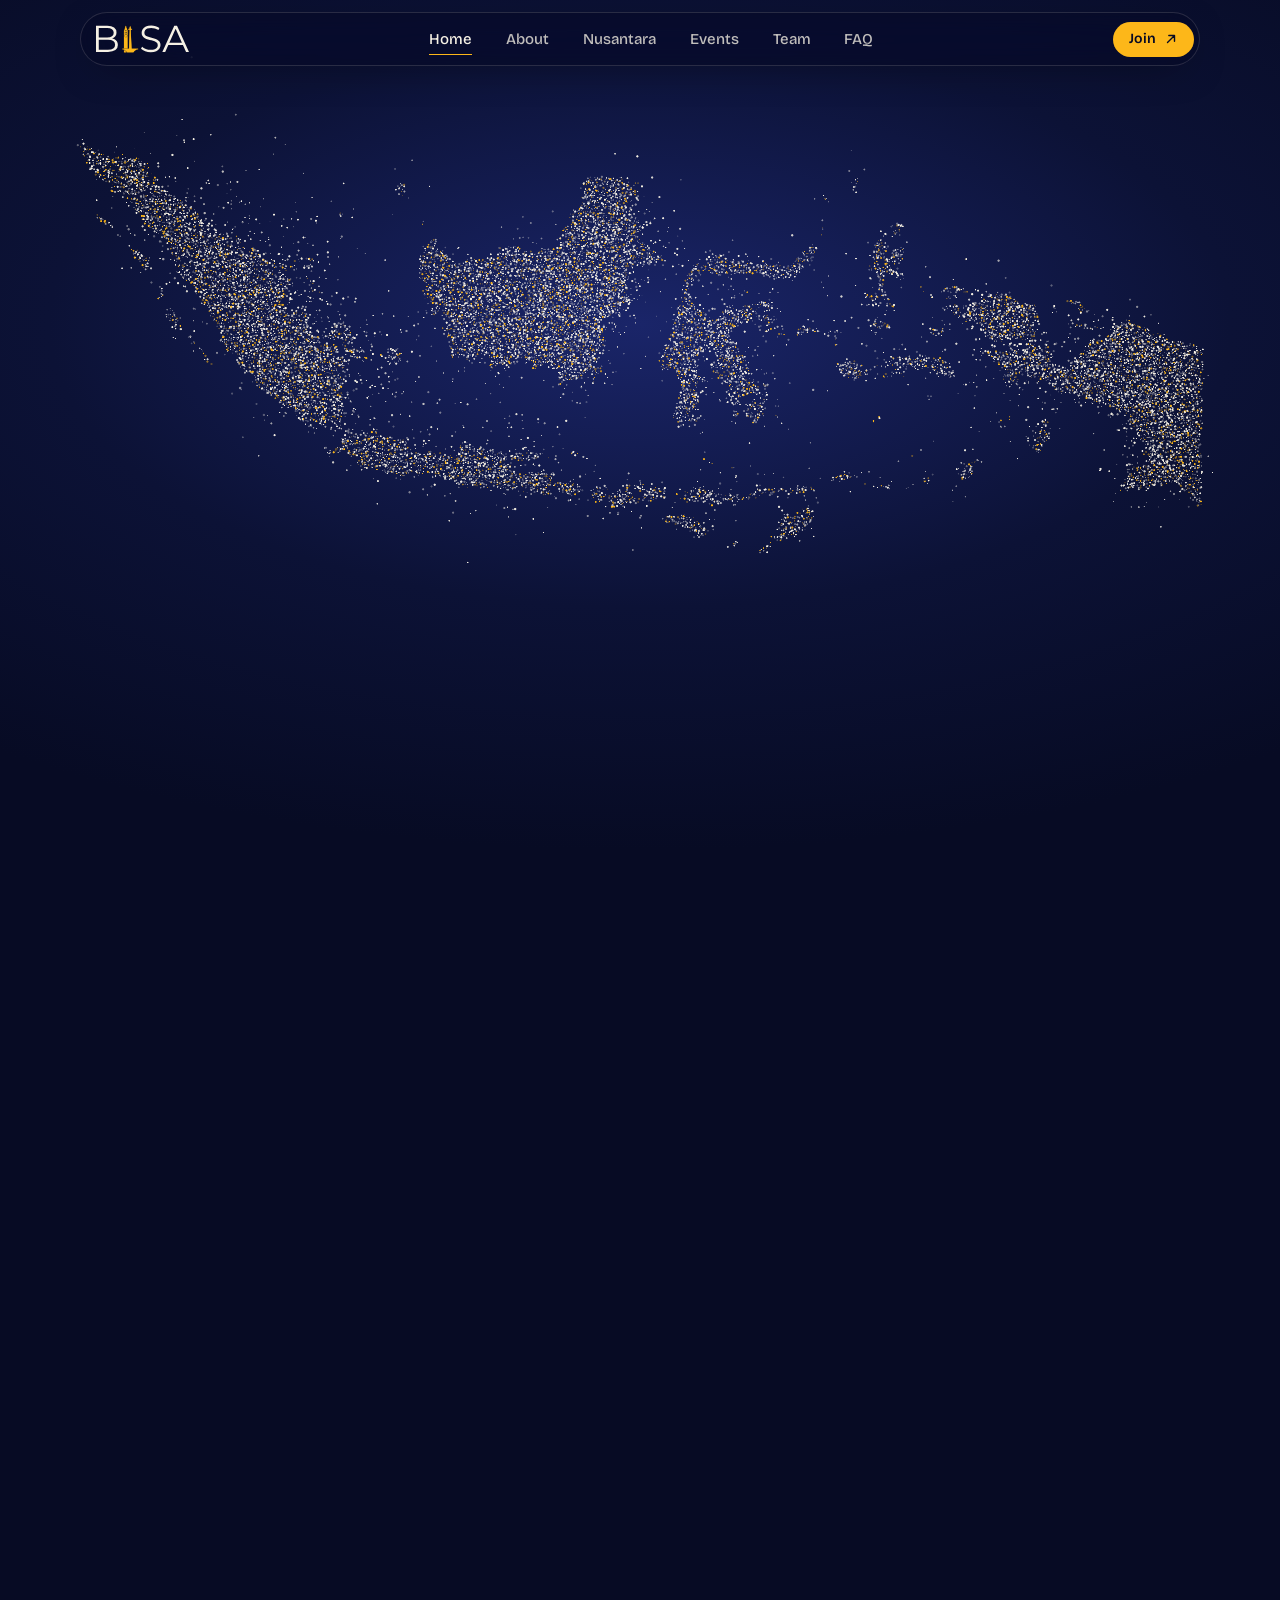
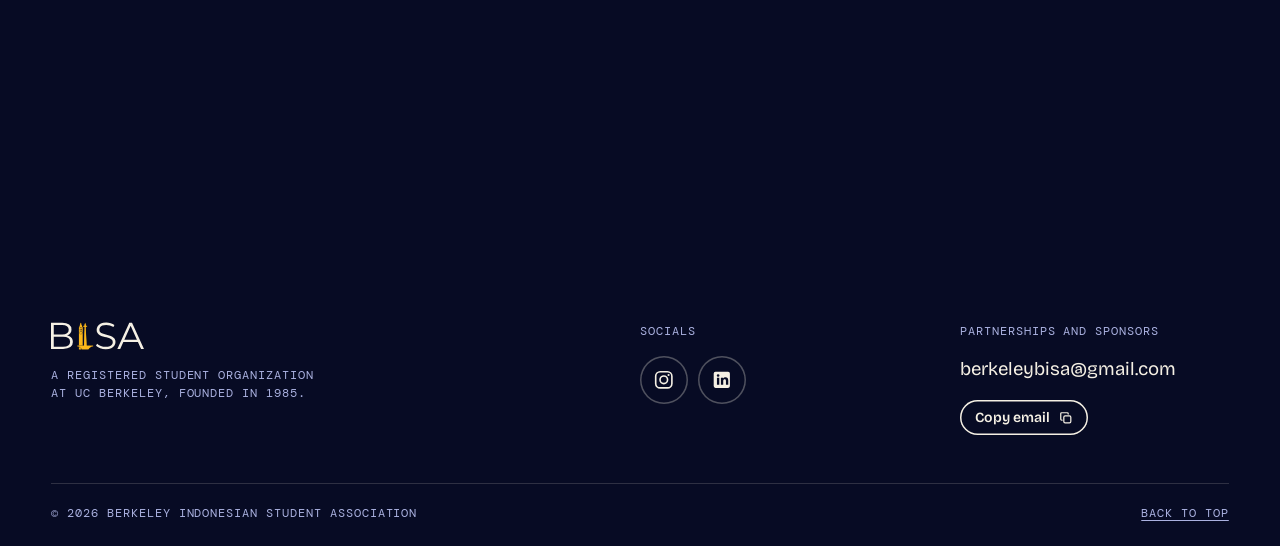
<file: index.html>
<!doctype html>
<html lang="en">
<head>
<meta charset="utf-8">
<meta name="viewport" content="width=device-width, initial-scale=1, viewport-fit=cover">
<!--HEAD-->
<title>BISA · Berkeley Indonesian Student Association</title>
<meta name="description" content="The Berkeley Indonesian Student Association. A home for Indonesians at Cal since 1985, created by the students, for the students.">
<meta name="theme-color" content="#070b24">
<link rel="icon" type="image/png" href="assets/img/favicon.png">
<link rel="preload" href="assets/fonts/bricolage.woff2" as="font" type="font/woff2" crossorigin>
<link rel="preload" href="assets/fonts/fraunces-italic.woff2" as="font" type="font/woff2" crossorigin>
<script>document.documentElement.classList.add('js')</script>
<link rel="stylesheet" href="assets/css/site.css">
<!--/HEAD-->
</head>
<body data-page="home">
<!--BODY-->
<!-- Home page: the island map that flies to Berkeley and lands as the BISA mark -->
<script src="assets/js/layout.js"></script>

<main>

<section class="hero" id="top">
  <div class="hero__track">
    <div class="hero__stick">
      <canvas class="hero__canvas" aria-hidden="true"></canvas>

      <div class="hero__labels" aria-hidden="true">
        <span class="hero__label" data-lon="98.2" data-lat="-3.9">Sumatra</span>
        <span class="hero__label" data-lon="109.3" data-lat="-9.6">Jawa</span>
        <span class="hero__label" data-lon="113.2" data-lat="4.9">Kalimantan</span>
        <span class="hero__label" data-lon="121.4" data-lat="3.4">Sulawesi</span>
        <span class="hero__label" data-lon="127.6" data-lat="-5.9" data-wide>Maluku</span>
        <span class="hero__label" data-lon="137.6" data-lat="-0.4">Papua</span>
      </div>

      <div class="hero__panel hero__panel--1">
        <div class="wrap hero__grid">
          <div class="hero__foot">
            <h1 class="hero__title"><span class="rise"><span>Kita</span></span> <span class="rise rise--2"><em>bisa.</em></span></h1>
            <div class="hero__lede">
              <p class="hero__def"><b>bisa</b> <span class="mono">/bi·sa/</span> <span class="mono">verb</span> Indonesian for “can.”</p>
              <p>Also the Berkeley Indonesian Student Association. A home for Indonesians at Cal since 1985, created by the students, for the students.</p>
              <div class="hero__cta">
                <a class="btn btn--gold" data-mag data-link="intake" href="join.html">Join BISA <svg aria-hidden="true"><use href="#i-arrow"/></svg></a>
                <a class="btn btn--line" href="nusantara.html">See Nusantara</a>
              </div>
            </div>
          </div>
        </div>
        <!-- Scroll cue: the word SCROLL over a small bobbing arrow -->
        <p class="hero__scroll mono" aria-hidden="true"><span>Scroll</span><svg><use href="#i-chev"/></svg></p>
      </div>

      <div class="hero__panel hero__panel--2">
        <div class="wrap hero__mid">
          <p class="hero__km"><span data-km>13,950</span><small>km</small></p>
          <p class="hero__midnote">Home away from home.</p>
        </div>
      </div>

      <div class="hero__panel hero__panel--3">
        <div class="wrap hero__end">
          <div class="hero__endtext">
            <p class="mono">Our mark, since 1985</p>
            <h2 class="hero__h2">Two towers.<br><em>One base.</em></h2>
            <p>The BISA mark joins Sather Tower with Monas, the National Monument in Jakarta. Both homes, standing on the same ground.</p>
            <a class="btn btn--line" href="about.html">Meet BISA <svg aria-hidden="true"><use href="#i-arrow"/></svg></a>
          </div>
        </div>
      </div>
    </div>
  </div>
</section>

</main>

<script src="assets/data/shapes.js"></script>
<script src="assets/js/content.js"></script>
<script src="assets/js/site.js"></script>
<!--/BODY-->
</body>
</html>
</file>
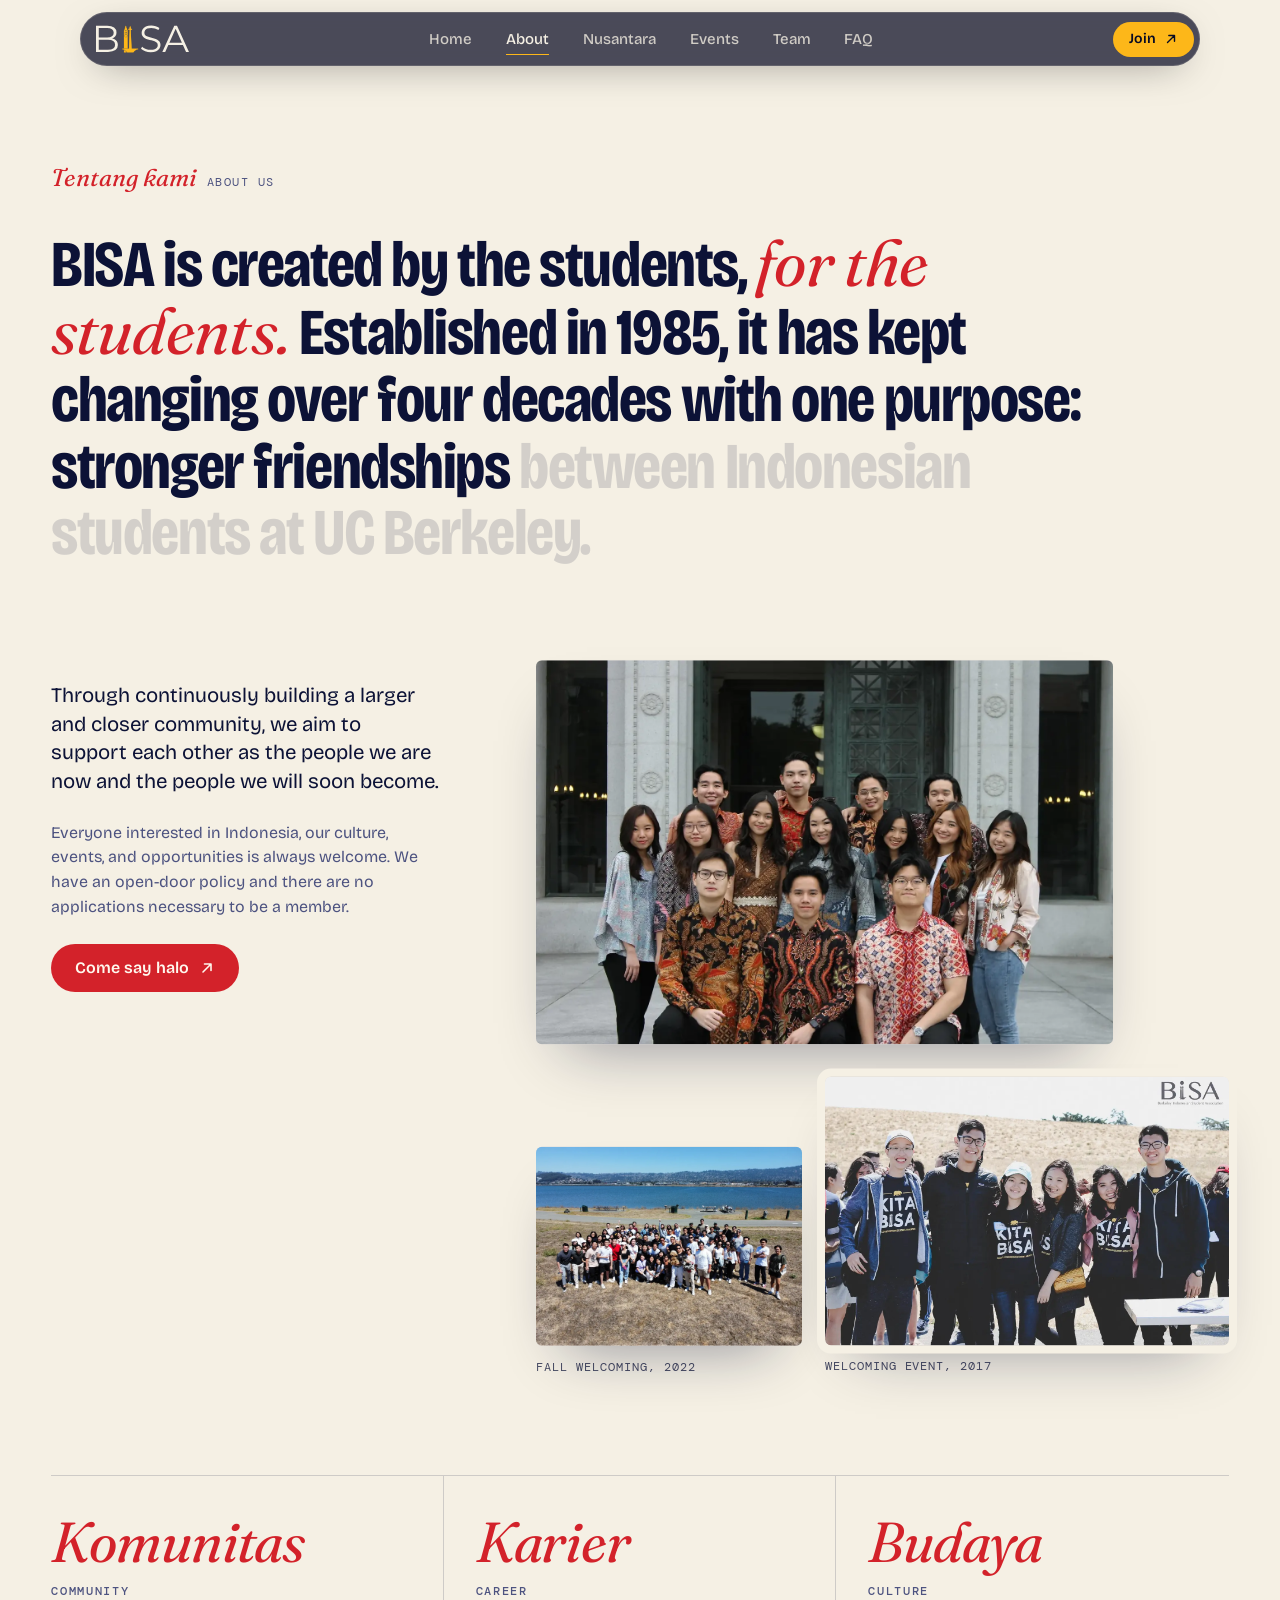
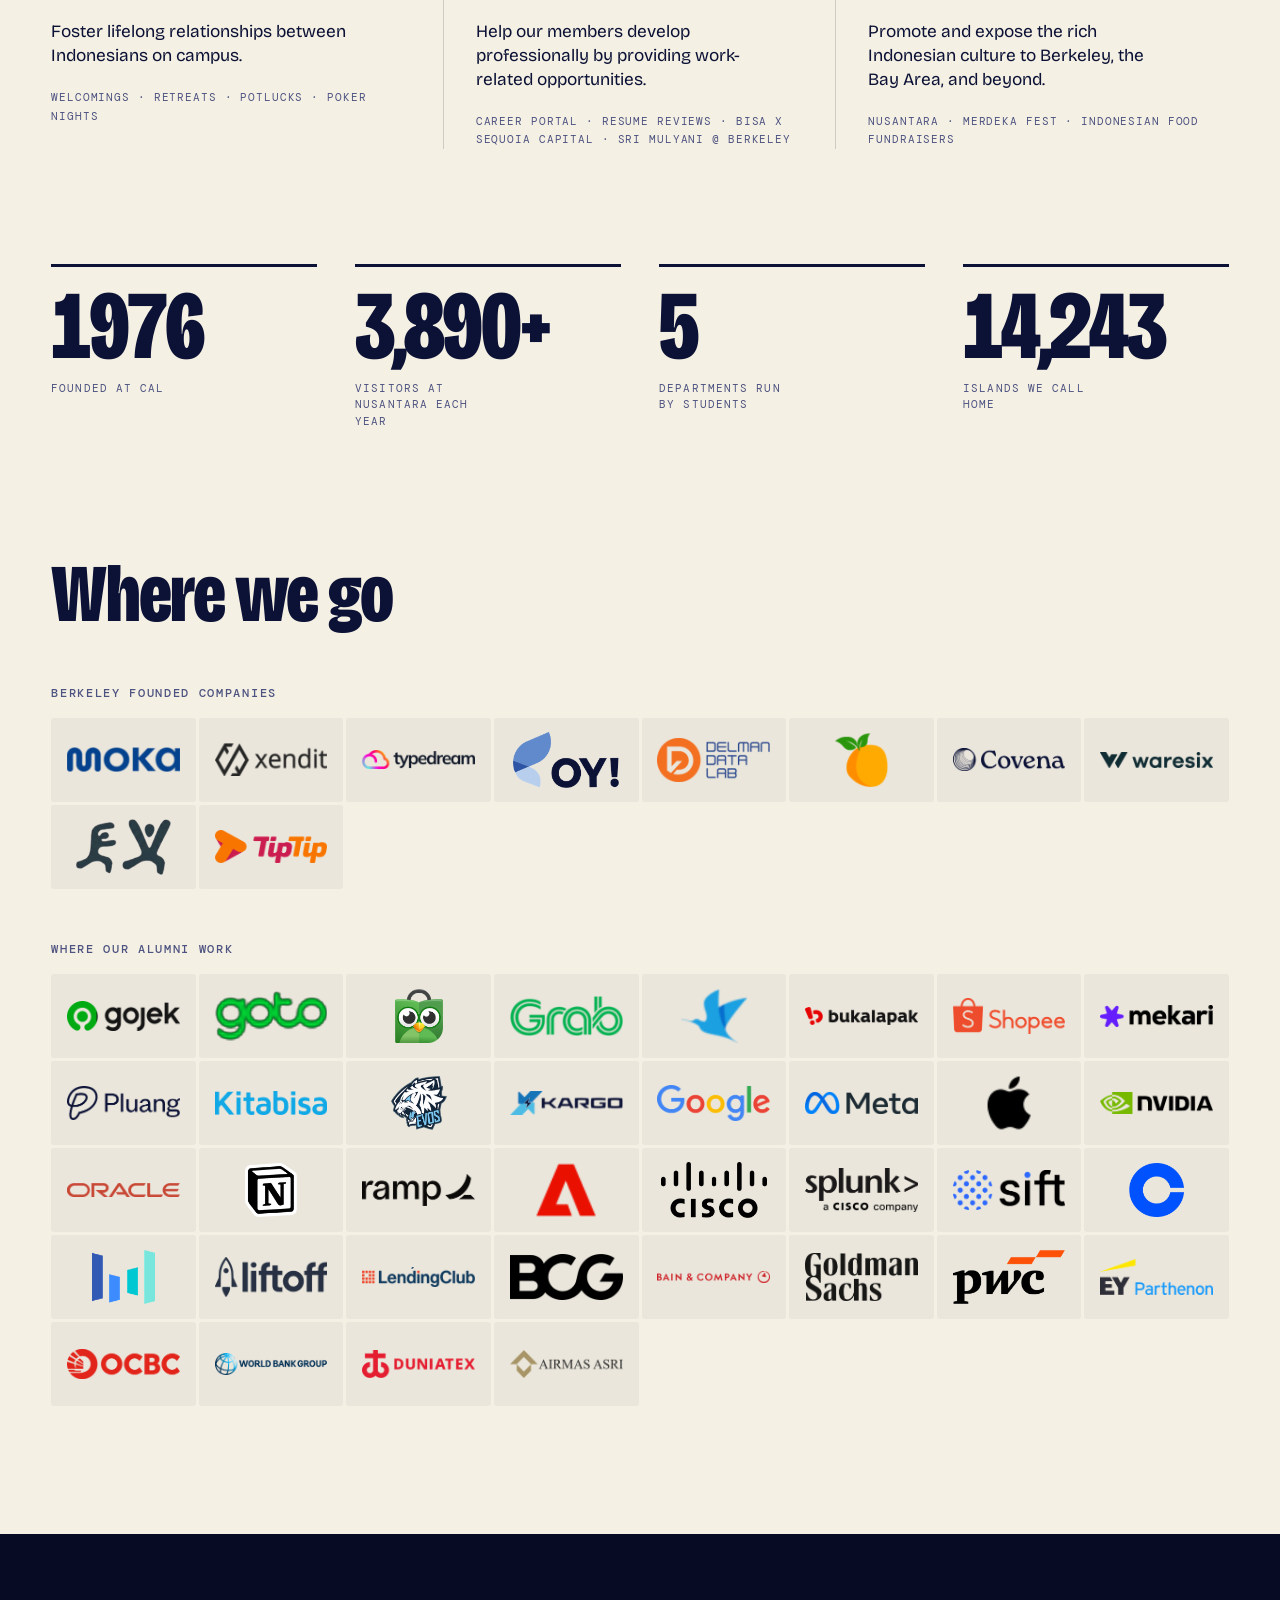
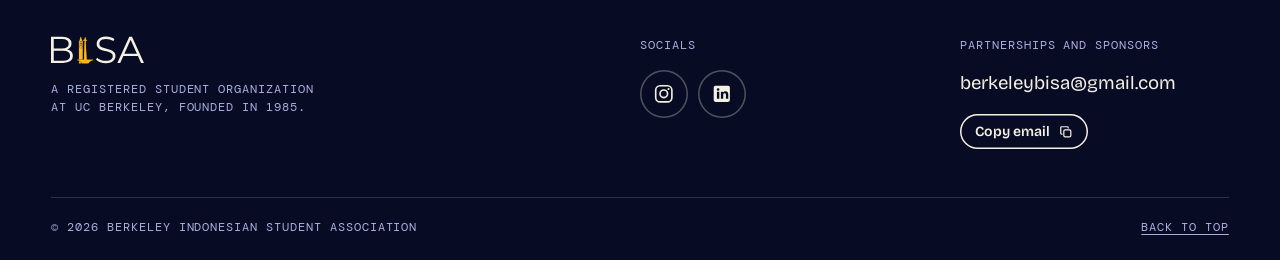
<file: about.html>
<!doctype html>
<html lang="en">
<head>
<meta charset="utf-8">
<meta name="viewport" content="width=device-width, initial-scale=1, viewport-fit=cover">
<title>About · BISA</title>
<meta name="description" content="About the Berkeley Indonesian Student Association: community, career and culture since 1985.">
<meta name="theme-color" content="#070b24">
<link rel="icon" type="image/png" href="assets/img/favicon.png">
<link rel="preload" href="assets/fonts/bricolage.woff2" as="font" type="font/woff2" crossorigin>
<link rel="preload" href="assets/fonts/fraunces-italic.woff2" as="font" type="font/woff2" crossorigin>
<script>document.documentElement.classList.add('js')</script>
<link rel="stylesheet" href="assets/css/site.css">
</head>
<body data-page="about">
<!-- About page: who BISA is, the three pillars and the numbers -->
<script src="assets/js/layout.js"></script>

<main id="top">

<section class="band band--mori about" id="about">
  <div class="wrap">
    <p class="eyebrow" data-reveal><i>Tentang kami</i><span>About us</span></p>
    <h2 class="about__statement lit">BISA is created by the students, <em>for the students.</em> Established in 1985, it has kept changing over four decades with one purpose: stronger friendships between Indonesian students at UC Berkeley.</h2>

    <div class="about__grid">
      <div class="about__copy">
        <p data-reveal>Through continuously building a larger and closer community, we aim to support each other as the people we are now and the people we will soon become.</p>
        <p class="about__small" data-reveal>Everyone interested in Indonesia, our culture, events, and opportunities is always welcome. We have an open-door policy and there are no applications necessary to be a member.</p>
        <a class="btn btn--solid" data-reveal data-mag href="join.html">Come say halo <svg aria-hidden="true"><use href="#i-arrow"/></svg></a>
      </div>
      <div class="collage">
        <figure class="collage__a" data-par="-0.06"><div class="ph"><img src="assets/img/about-batik.webp" width="1400" height="933" loading="lazy" alt="BISA members in batik shirts posing together in front of a campus building"></div></figure>
        <figure class="collage__b" data-par="0.1"><div class="ph"><img src="assets/img/about-kitabisa.webp" width="1400" height="933" loading="lazy" alt="Members in navy shirts that read Kita BISA at a welcoming event by the bay"></div><figcaption class="mono">Welcoming Event, 2017</figcaption></figure>
        <figure class="collage__c" data-par="0.04"><div class="ph"><img src="assets/img/about-drone.webp" width="1400" height="1050" loading="lazy" alt="Drone photo of a large BISA group on a hill above the San Francisco Bay"></div><figcaption class="mono">Fall Welcoming, 2022</figcaption></figure>
      </div>
    </div>

    <ul class="pillars">
      <li data-reveal style="--i:0">
        <p class="pillars__id">Komunitas</p>
        <h3>Community</h3>
        <p>Foster lifelong relationships between Indonesians on campus.</p>
        <p class="mono">Welcomings · Retreats · Potlucks · Poker nights</p>
      </li>
      <li data-reveal style="--i:1">
        <p class="pillars__id">Karier</p>
        <h3>Career</h3>
        <p>Help our members develop professionally by providing work-related opportunities.</p>
        <p class="mono">Career portal · Resume reviews · BISA x Sequoia Capital · Sri Mulyani @ Berkeley</p>
      </li>
      <li data-reveal style="--i:2">
        <p class="pillars__id">Budaya</p>
        <h3>Culture</h3>
        <p>Promote and expose the rich Indonesian culture to Berkeley, the Bay Area, and beyond.</p>
        <p class="mono">Nusantara · Merdeka Fest · Indonesian food fundraisers</p>
      </li>
    </ul>

    <dl class="stats">
      <div data-reveal style="--i:0"><dt>Founded at Cal</dt><dd data-count="1985" data-plain>1985</dd></div>
      <div data-reveal style="--i:1"><dt>Visitors at Nusantara each year</dt><dd><span data-count="5000">5,000</span>+</dd></div>
      <div data-reveal style="--i:2"><dt>Departments run by students</dt><dd data-count="7">7</dd></div>
      <div data-reveal style="--i:3"><dt>Islands we call home</dt><dd data-count="18307">18,307</dd></div>
    </dl>

    <!-- Where we go: companies founded by Berkeley people, then where our alumni work -->
    <div class="wall">
      <h2 class="h2" data-reveal>Where we go</h2>
      <h3 class="wall__label" data-reveal>Berkeley founded companies</h3>
      <div class="wall__grid" data-reveal>
        <div class="wall__tile" title="Moka: Co-founded by Haryanto Tanjo (IEOR '09), acquired by Gojek"><img src="assets/img/logos/moka.png" alt="Moka logo" width="480" height="107" loading="lazy" style="--h:27.6"></div>
        <div class="wall__tile" title="Xendit: Co-founded by CEO Moses Lo (Haas MBA '15), first Indonesian startup in Y Combinator"><img src="assets/img/logos/xendit.png" alt="Xendit logo" width="480" height="139" loading="lazy" style="--h:35.9"></div>
        <div class="wall__tile" title="Typedream: Co-founded by Putri Karunia (EECS '19)"><img src="assets/img/logos/typedream.png" alt="Typedream logo" width="480" height="80" loading="lazy" style="--h:20.7"></div>
        <div class="wall__tile" title="OY! Indonesia: Co-founded by Hilfi Alkaff"><img src="assets/img/logos/oy-indonesia.png" alt="OY! Indonesia logo" width="377" height="200" loading="lazy" style="--h:56"></div>
        <div class="wall__tile" title="Delman: Co-founded by Surya Halim, Raymond Christopher and Theo Budiyanto"><img src="assets/img/logos/delman.png" alt="Delman logo" width="480" height="187" loading="lazy" style="--h:48.3"></div>
        <div class="wall__tile" title="Segari: Co-founded by Farandy Ramadhana"><img src="assets/img/logos/segari.png" alt="Segari logo" width="198" height="200" loading="lazy" style="--h:54"></div>
        <div class="wall__tile" title="Covena: Co-founded by Marvel Gomulya"><img src="assets/img/logos/covena.png" alt="Covena logo" width="480" height="97" loading="lazy" style="--h:25.1"></div>
        <div class="wall__tile" title="Waresix: Co-founded by Edwin Wibowo"><img src="assets/img/logos/waresix.png" alt="Waresix logo" width="480" height="68" loading="lazy" style="--h:17.6"></div>
        <div class="wall__tile" title="Engvolve: Founded by Bagas Haryo Wicaksono (IEOR)"><img src="assets/img/logos/engvolve.png" alt="Engvolve logo" width="342" height="200" loading="lazy" style="--h:56"></div>
        <div class="wall__tile" title="TipTip: Founded by Albert Lucius (Haas MBA) after Kudo/GrabKios"><img src="assets/img/logos/tiptip.png" alt="TipTip logo" width="480" height="142" loading="lazy" style="--h:36.7"></div>
      </div>
      <h3 class="wall__label" data-reveal>Where our alumni work</h3>
      <div class="wall__grid" data-reveal>
        <div class="wall__tile" title="Gojek: Alicia Serena (Growth); Moka's acquirer"><img src="assets/img/logos/gojek.png" alt="Gojek logo" width="480" height="124" loading="lazy" style="--h:32.0"></div>
        <div class="wall__tile" title="GoTo Group: The Gojek-Tokopedia group"><img src="assets/img/logos/goto.png" alt="GoTo Group logo" width="454" height="200" loading="lazy" style="--h:54.6"></div>
        <div class="wall__tile" title="Tokopedia: Jose Soemarno (product)"><img src="assets/img/logos/tokopedia.png" alt="Tokopedia logo" width="177" height="200" loading="lazy" style="--h:54"></div>
        <div class="wall__tile" title="Grab: Albert Lucius (Haas MBA) co-founded Kudo, now GrabKios"><img src="assets/img/logos/grab.png" alt="Grab logo" width="480" height="173" loading="lazy" style="--h:44.7"></div>
        <div class="wall__tile" title="Traveloka: Patricia Hidayat (Haas), formerly Revenue Growth"><img src="assets/img/logos/traveloka.png" alt="Traveloka logo" width="245" height="200" loading="lazy" style="--h:54"></div>
        <div class="wall__tile" title="Bukalapak: Patrick Phang (EECS), engineering"><img src="assets/img/logos/bukalapak.png" alt="Bukalapak logo" width="480" height="78" loading="lazy" style="--h:20.1"></div>
        <div class="wall__tile" title="Shopee: Steven Adrianus, product"><img src="assets/img/logos/shopee.png" alt="Shopee logo" width="480" height="151" loading="lazy" style="--h:39.0"></div>
        <div class="wall__tile" title="Mekari: Cecilia Astrid Maharani, VP Data &amp; AI"><img src="assets/img/logos/mekari.png" alt="Mekari logo" width="480" height="93" loading="lazy" style="--h:24.0"></div>
        <div class="wall__tile" title="Pluang: Clarissa Surjadi"><img src="assets/img/logos/pluang.png" alt="Pluang logo" width="480" height="142" loading="lazy" style="--h:36.7"></div>
        <div class="wall__tile" title="Kitabisa: Bryan Silfanus (Haas), CEO of its SalingJaga venture"><img src="assets/img/logos/kitabisa.png" alt="Kitabisa logo" width="480" height="104" loading="lazy" style="--h:26.9"></div>
        <div class="wall__tile" title="Evos Esports: Billy Tjiptoning, AI engineer"><img src="assets/img/logos/evos.png" alt="Evos Esports logo" width="207" height="200" loading="lazy" style="--h:54"></div>
        <div class="wall__tile" title="Kargo Tech: Billy Tjiptoning, ex-Head of Engineering"><img src="assets/img/logos/kargo.png" alt="Kargo Tech logo" width="480" height="100" loading="lazy" style="--h:25.8"></div>
        <div class="wall__tile" title="Google: Herry Sukimin; Andrea Zvinakis (grew up in Jakarta, JIS)"><img src="assets/img/logos/google.png" alt="Google logo" width="480" height="154" loading="lazy" style="--h:39.8"></div>
        <div class="wall__tile" title="Meta: Enrico Tanuwidjaja"><img src="assets/img/logos/meta.png" alt="Meta logo" width="480" height="97" loading="lazy" style="--h:25.1"></div>
        <div class="wall__tile" title="Apple: Brayton Lordianto (Vision Pro); Shantia Laurenz"><img src="assets/img/logos/apple.png" alt="Apple logo" width="162" height="200" loading="lazy" style="--h:54"></div>
        <div class="wall__tile" title="NVIDIA: Danica Hartawan (product)"><img src="assets/img/logos/nvidia.png" alt="NVIDIA logo" width="480" height="93" loading="lazy" style="--h:24.0"></div>
        <div class="wall__tile" title="Oracle: Danica Hartawan (PM intern)"><img src="assets/img/logos/oracle.png" alt="Oracle logo" width="480" height="62" loading="lazy" style="--h:16.0"></div>
        <div class="wall__tile" title="Notion: Cornelius Suhartono (Haas '27), first PM intern"><img src="assets/img/logos/notion.png" alt="Notion logo" width="194" height="200" loading="lazy" style="--h:54"></div>
        <div class="wall__tile" title="Ramp: Cornelius Suhartono (prev)"><img src="assets/img/logos/ramp.png" alt="Ramp logo" width="480" height="137" loading="lazy" style="--h:35.4"></div>
        <div class="wall__tile" title="Adobe: Dionysius Hanubrata"><img src="assets/img/logos/adobe.png" alt="Adobe logo" width="221" height="200" loading="lazy" style="--h:54"></div>
        <div class="wall__tile" title="Cisco: Haryanto Tanjo (early career)"><img src="assets/img/logos/cisco.png" alt="Cisco logo" width="379" height="200" loading="lazy" style="--h:56"></div>
        <div class="wall__tile" title="Splunk: Surya Halim (early career)"><img src="assets/img/logos/splunk.png" alt="Splunk logo" width="480" height="190" loading="lazy" style="--h:49.1"></div>
        <div class="wall__tile" title="Sift: Hilfi Alkaff (early career)"><img src="assets/img/logos/sift.png" alt="Sift logo" width="480" height="167" loading="lazy" style="--h:43.1"></div>
        <div class="wall__tile" title="Coinbase: Jose Soemarno (APM intern)"><img src="assets/img/logos/coinbase.png" alt="Coinbase logo" width="201" height="200" loading="lazy" style="--h:54"></div>
        <div class="wall__tile" title="ByteDance: Yerikho Setyo Adi (Haas MBA)"><img src="assets/img/logos/bytedance.png" alt="ByteDance logo" width="231" height="200" loading="lazy" style="--h:54"></div>
        <div class="wall__tile" title="Liftoff: Patrick Phang"><img src="assets/img/logos/liftoff.png" alt="Liftoff logo" width="480" height="171" loading="lazy" style="--h:44.2"></div>
        <div class="wall__tile" title="LendingClub: Clarissa Surjadi (ex)"><img src="assets/img/logos/lendingclub.png" alt="LendingClub logo" width="480" height="84" loading="lazy" style="--h:21.7"></div>
        <div class="wall__tile" title="Boston Consulting Group: Reinaldo Tendean (ex); Cornelius Suhartono (summer)"><img src="assets/img/logos/bcg.png" alt="Boston Consulting Group logo" width="480" height="196" loading="lazy" style="--h:50.6"></div>
        <div class="wall__tile" title="Bain &amp; Company: Bryan Silfanus (ex)"><img src="assets/img/logos/bain.png" alt="Bain &amp; Company logo" width="480" height="53" loading="lazy" style="--h:13.7"></div>
        <div class="wall__tile" title="Goldman Sachs: Nathan Januardy (ex)"><img src="assets/img/logos/goldman-sachs.png" alt="Goldman Sachs logo" width="478" height="200" loading="lazy" style="--h:51.9"></div>
        <div class="wall__tile" title="PwC: Steven Hidayat, actuary (Jakarta)"><img src="assets/img/logos/pwc.png" alt="PwC logo" width="412" height="200" loading="lazy" style="--h:56"></div>
        <div class="wall__tile" title="EY-Parthenon: Bagas Haryo Wicaksono (ex)"><img src="assets/img/logos/ey-parthenon.png" alt="EY-Parthenon logo" width="480" height="154" loading="lazy" style="--h:39.8"></div>
        <div class="wall__tile" title="OCBC: Audrey Gregoria, data scientist"><img src="assets/img/logos/ocbc.png" alt="OCBC logo" width="480" height="129" loading="lazy" style="--h:33.3"></div>
        <div class="wall__tile" title="World Bank: Daniel Humala (Haas MBA), Indonesia public-sector consulting"><img src="assets/img/logos/world-bank.png" alt="World Bank logo" width="480" height="94" loading="lazy" style="--h:24.3"></div>
        <div class="wall__tile" title="Duniatex: Patricia Hidayat, Director"><img src="assets/img/logos/duniatex.png" alt="Duniatex logo" width="480" height="120" loading="lazy" style="--h:31.0"></div>
        <div class="wall__tile" title="Airmas Asri: Vince Kesuma, architect"><img src="assets/img/logos/airmas-asri.png" alt="Airmas Asri logo" width="480" height="116" loading="lazy" style="--h:30.0"></div>
      </div>
    </div>
  </div>
</section>

</main>

<script src="assets/js/content.js"></script>
<script src="assets/js/site.js"></script>
</body>
</html>
</file>
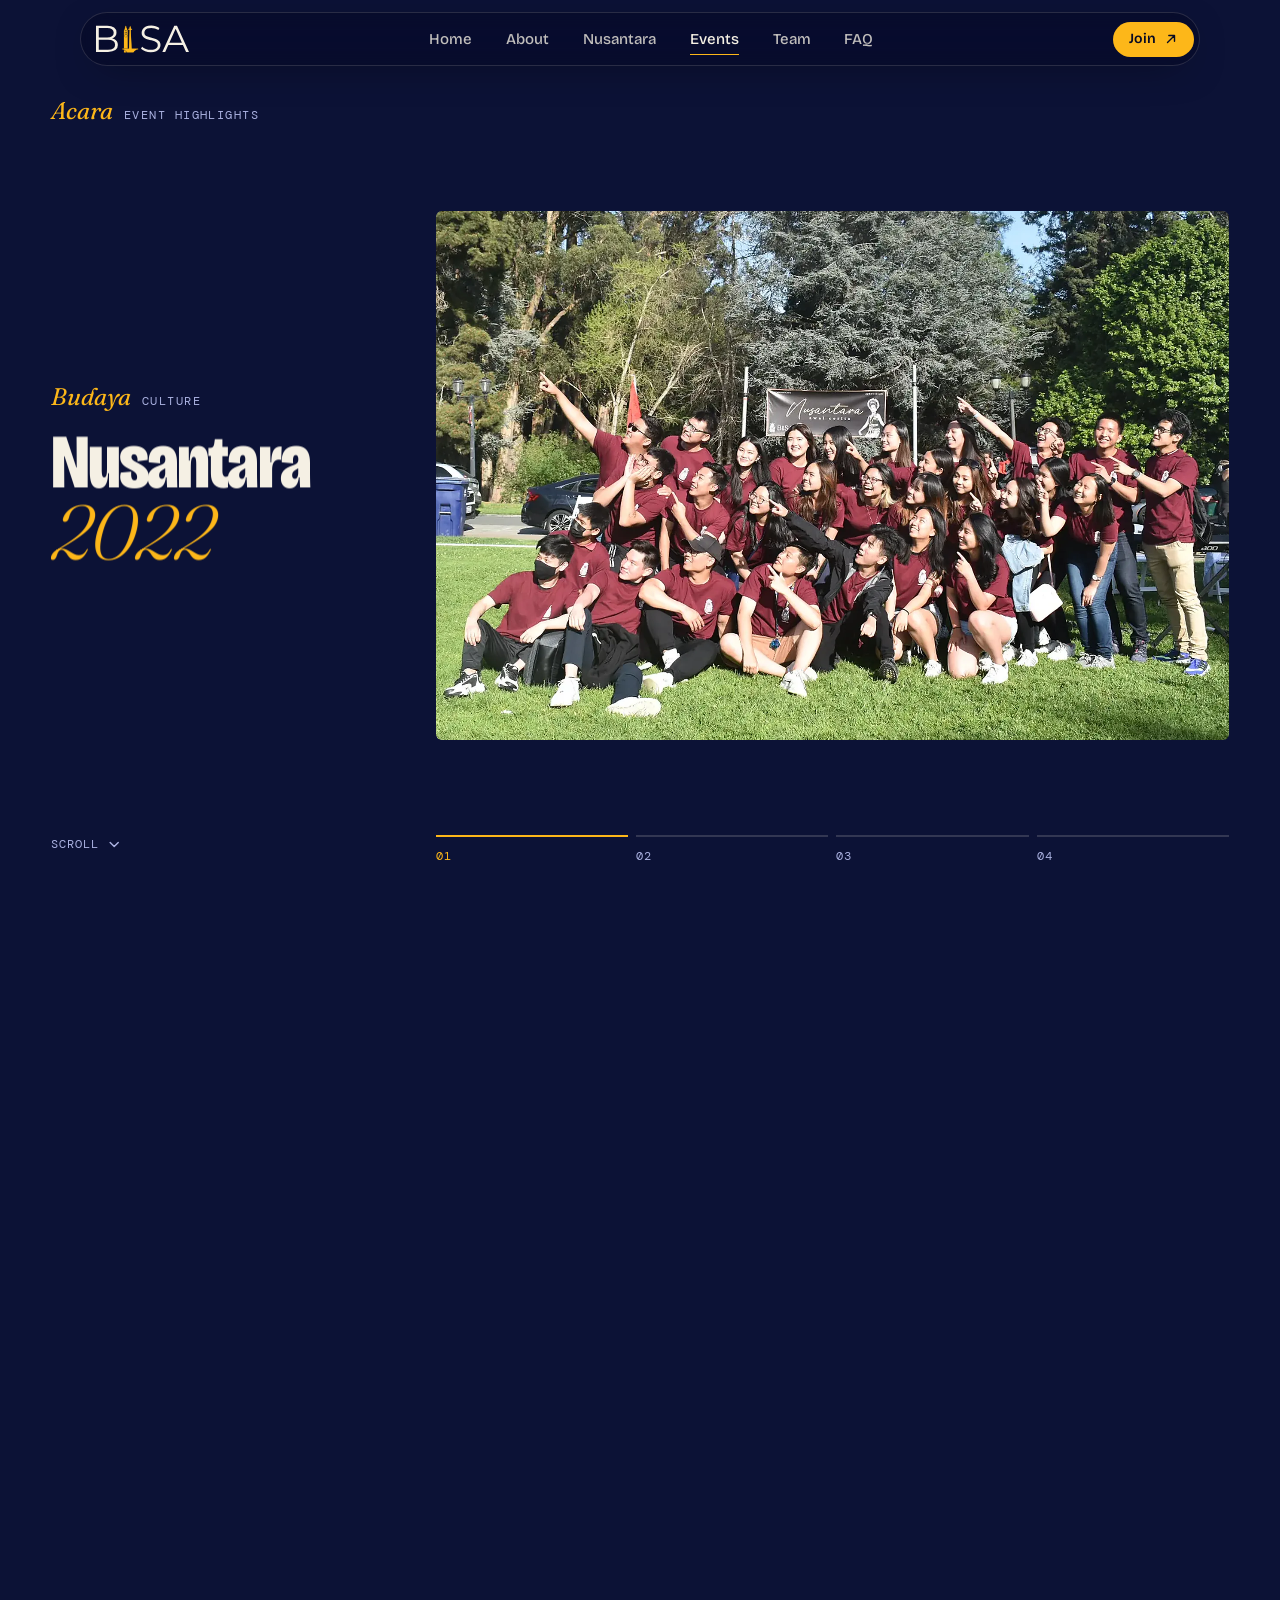
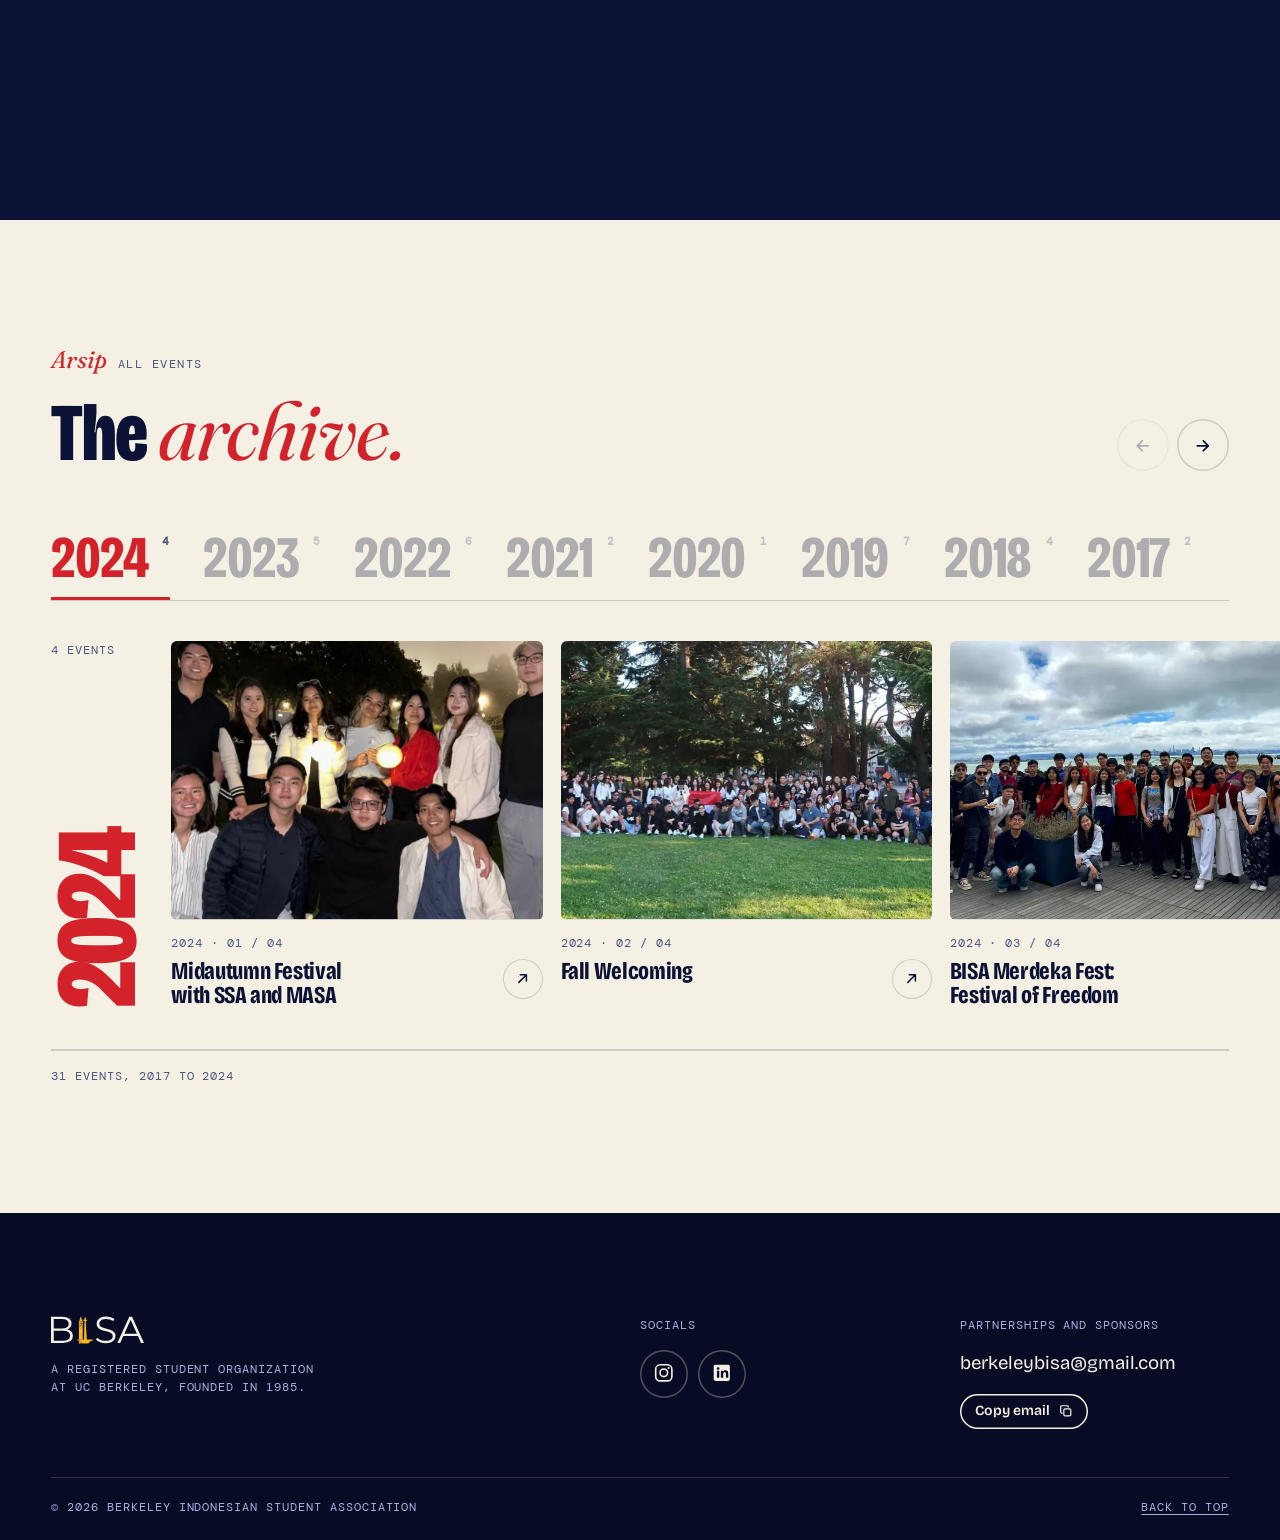
<file: events.html>
<!doctype html>
<html lang="en">
<head>
<meta charset="utf-8">
<meta name="viewport" content="width=device-width, initial-scale=1, viewport-fit=cover">
<title>Events · BISA</title>
<meta name="description" content="BISA event highlights and the full archive of past events, 2017 to today.">
<meta name="theme-color" content="#070b24">
<link rel="icon" type="image/png" href="assets/img/favicon.png">
<link rel="preload" href="assets/fonts/bricolage.woff2" as="font" type="font/woff2" crossorigin>
<link rel="preload" href="assets/fonts/fraunces-italic.woff2" as="font" type="font/woff2" crossorigin>
<script>document.documentElement.classList.add('js')</script>
<link rel="stylesheet" href="assets/css/site.css">
</head>
<body data-page="events">
<!-- Events page: a few highlights shown big, then every event on a sideways strip with a year picker -->
<script src="assets/js/layout.js"></script>

<main id="top">

<!-- Highlights: a full-screen stage that pins. The scroll steps through a few events shown big.
     Which events appear is set in content.js under "highlights" -->
<section class="hl band--nila" id="highlights">
  <div class="hl__track">
    <div class="hl__stick">
      <div class="wrap hl__grid">
        <h2 class="eyebrow"><i>Acara</i><span>Event highlights</span></h2>
        <ol class="hl__items" id="hl-items"></ol>
        <canvas class="hl__canvas" aria-hidden="true"></canvas>
        <div class="hl__foot">
          <p class="mono hl__cue" aria-hidden="true">Scroll <svg><use href="#i-chev"/></svg></p>
          <ol class="hl__rail" id="hl-rail"></ol>
        </div>
      </div>
    </div>
  </div>
</section>

<!-- Archive: every event on one sideways strip, newest first. The year buttons jump along it -->
<section class="band band--mori ar" id="archive">
  <div class="wrap">
    <div class="ar__head">
      <div>
        <p class="eyebrow" data-reveal><i>Arsip</i><span>All events</span></p>
        <h2 class="h2" data-reveal>The <em>archive.</em></h2>
      </div>
      <div class="ar__nav" data-reveal>
        <button class="ar__arrow ar__arrow--prev" type="button" id="ar-prev" aria-label="Scroll the archive back"><svg aria-hidden="true"><use href="#i-down"/></svg></button>
        <button class="ar__arrow ar__arrow--next" type="button" id="ar-next" aria-label="Scroll the archive forward"><svg aria-hidden="true"><use href="#i-down"/></svg></button>
      </div>
    </div>
    <div class="years" id="ar-years" role="group" aria-label="Jump to a year" data-reveal></div>
  </div>
  <ol class="ar__strip" id="ar-strip"></ol>
  <div class="wrap">
    <div class="ar__bar" aria-hidden="true"><i id="ar-bar"></i></div>
    <p class="ar__foot mono" id="ar-foot"></p>
  </div>
</section>

<dialog class="lb" id="lb" aria-label="Event photo">
  <figure>
    <img id="lb-img" alt="">
    <figcaption><span id="lb-cap"></span><span class="mono" id="lb-pos"></span></figcaption>
  </figure>
  <button class="lb__btn lb__prev" type="button" id="lb-prev" aria-label="Previous event"><svg aria-hidden="true"><use href="#i-down"/></svg></button>
  <button class="lb__btn lb__next" type="button" id="lb-next" aria-label="Next event"><svg aria-hidden="true"><use href="#i-down"/></svg></button>
  <button class="lb__btn lb__close" type="button" id="lb-close" aria-label="Close"><svg aria-hidden="true"><use href="#i-close"/></svg></button>
</dialog>

</main>

<script src="assets/js/content.js"></script>
<script src="assets/js/site.js"></script>
</body>
</html>
</file>
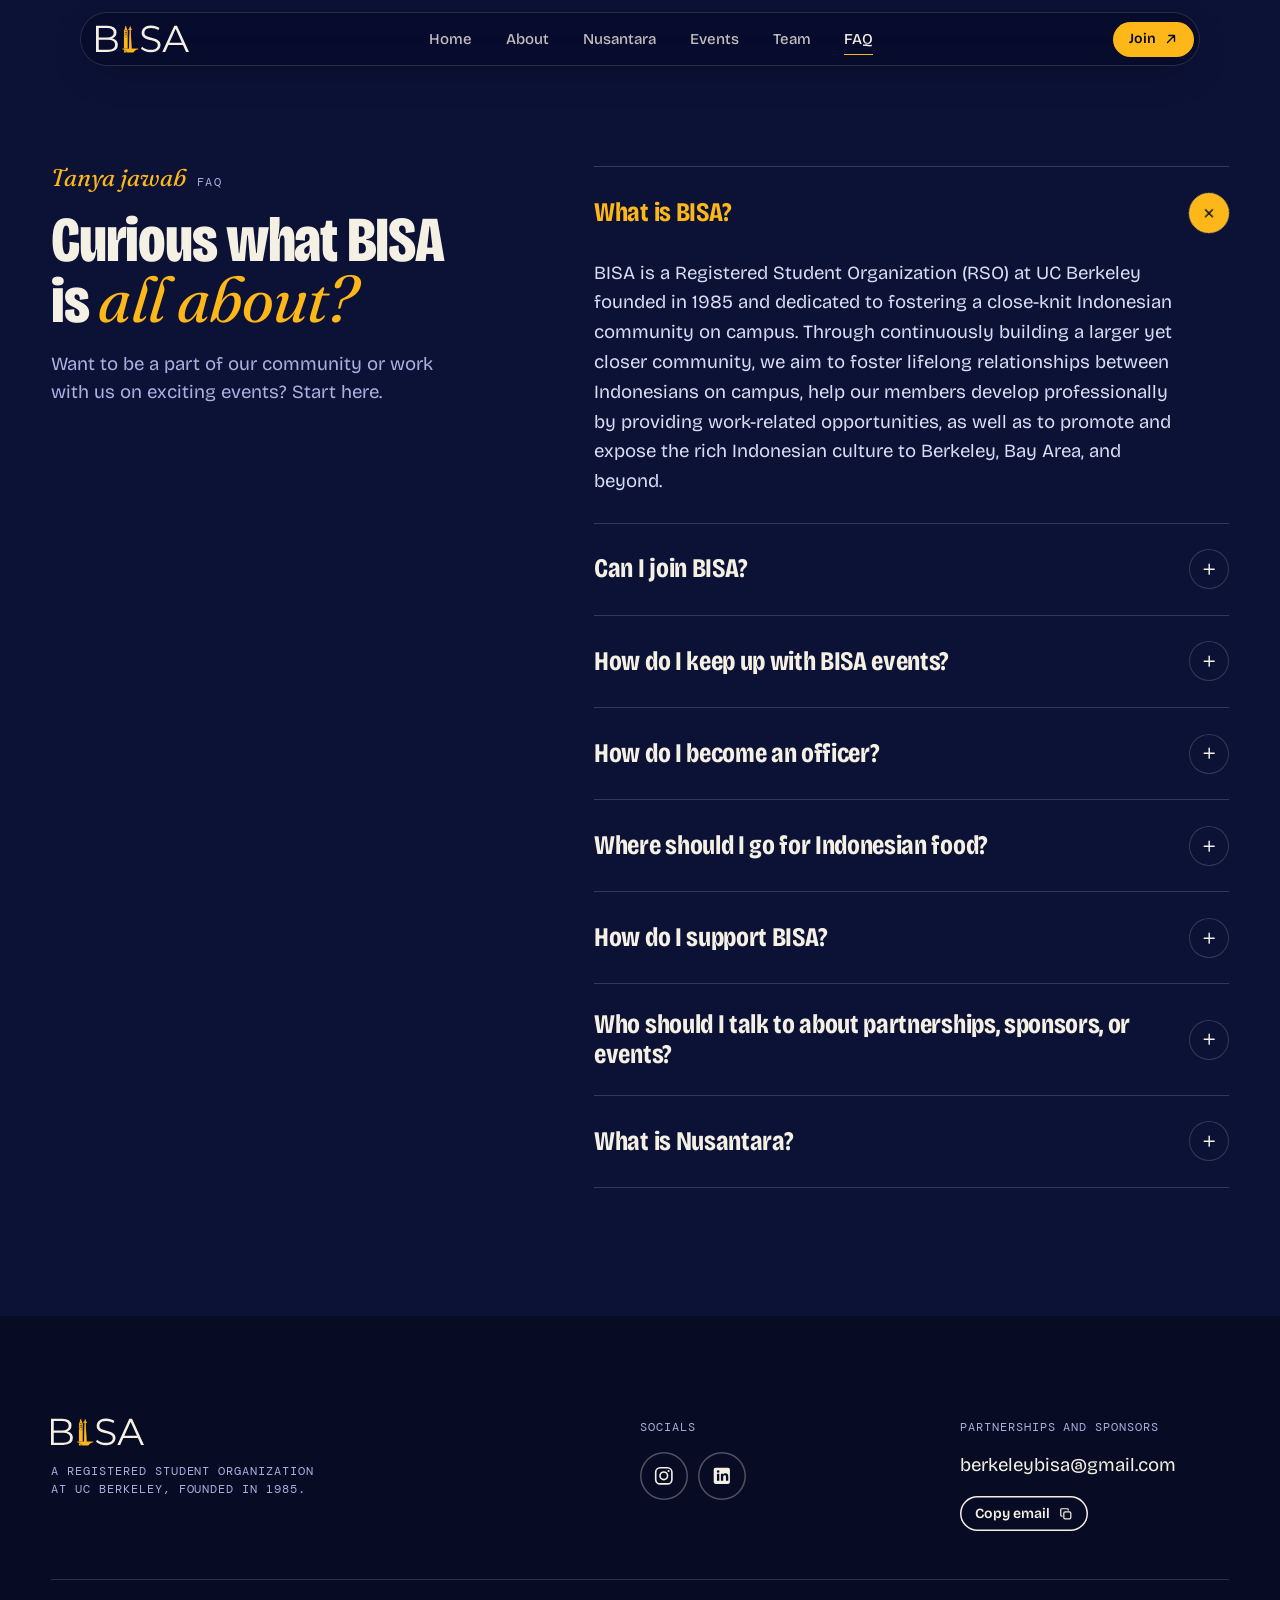
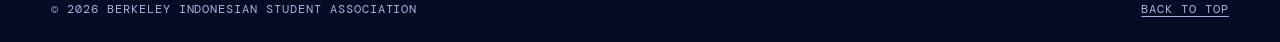
<file: faq.html>
<!doctype html>
<html lang="en">
<head>
<meta charset="utf-8">
<meta name="viewport" content="width=device-width, initial-scale=1, viewport-fit=cover">
<title>FAQ · BISA</title>
<meta name="description" content="Frequently asked questions about BISA.">
<meta name="theme-color" content="#070b24">
<link rel="icon" type="image/png" href="assets/img/favicon.png">
<link rel="preload" href="assets/fonts/bricolage.woff2" as="font" type="font/woff2" crossorigin>
<link rel="preload" href="assets/fonts/fraunces-italic.woff2" as="font" type="font/woff2" crossorigin>
<script>document.documentElement.classList.add('js')</script>
<link rel="stylesheet" href="assets/css/site.css">
</head>
<body data-page="faq">
<!-- FAQ page: common questions about BISA and Nusantara -->
<script src="assets/js/layout.js"></script>

<main id="top">

<section class="band band--nila faq" id="faq">
  <div class="wrap faq__grid">
    <div class="faq__aside">
      <p class="eyebrow" data-reveal><i>Tanya jawab</i><span>FAQ</span></p>
      <h2 class="h2" data-reveal>Curious what BISA is <em>all about?</em></h2>
      <p data-reveal>Want to be a part of our community or work with us on exciting events? Start here.</p>
    </div>
    <div class="faq__list" id="faq-list"></div>
  </div>
</section>

</main>

<script src="assets/js/content.js"></script>
<script src="assets/js/site.js"></script>
</body>
</html>
</file>
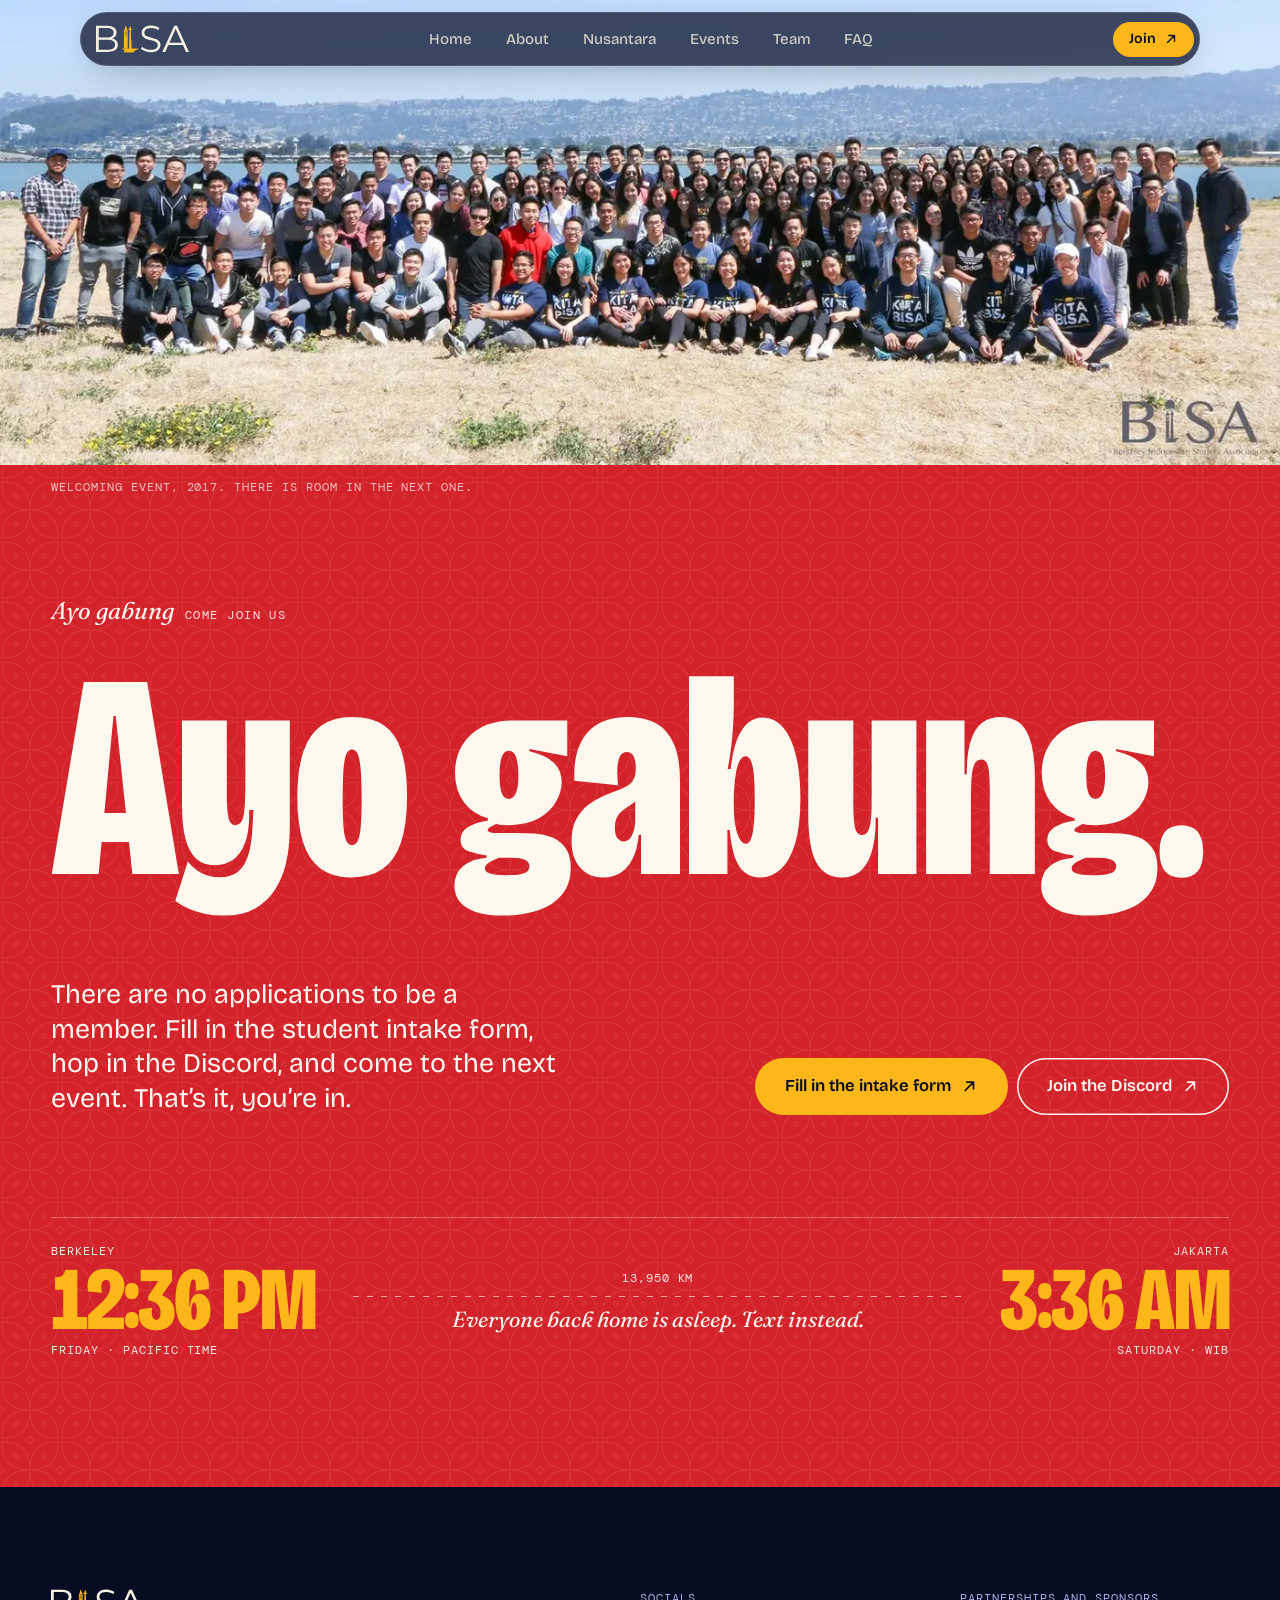
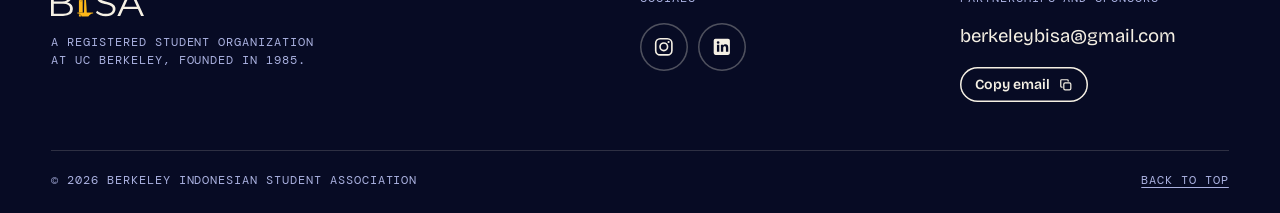
<file: join.html>
<!doctype html>
<html lang="en">
<head>
<meta charset="utf-8">
<meta name="viewport" content="width=device-width, initial-scale=1, viewport-fit=cover">
<title>Join · BISA</title>
<meta name="description" content="How to join BISA. No application needed.">
<meta name="theme-color" content="#070b24">
<link rel="icon" type="image/png" href="assets/img/favicon.png">
<link rel="preload" href="assets/fonts/bricolage.woff2" as="font" type="font/woff2" crossorigin>
<link rel="preload" href="assets/fonts/fraunces-italic.woff2" as="font" type="font/woff2" crossorigin>
<script>document.documentElement.classList.add('js')</script>
<link rel="stylesheet" href="assets/css/site.css">
</head>
<body data-page="join">
<!-- Join page: how to become a member, plus the Berkeley and Jakarta clocks -->
<script src="assets/js/layout.js"></script>

<main id="top">

<section class="band band--merah join kawung" id="join">
  <figure class="join__pano" data-reveal>
    <img src="assets/img/join-pano.webp" width="1400" height="509" loading="lazy" alt="A panoramic group photo of well over a hundred BISA members by the bay">
    <figcaption class="mono wrap">Welcoming Event, 2017. There is room in the next one.</figcaption>
  </figure>
  <div class="wrap">
    <p class="eyebrow" data-reveal><i>Ayo gabung</i><span>Come join us</span></p>
    <h2 class="join__title" data-fit><span>Ayo gabung.</span></h2>
    <div class="join__grid">
      <p class="join__lede" data-reveal>There are no applications to be a member. Fill in the student intake form, hop in the Discord, and come to the next event. That’s it, you’re in.</p>
      <div class="join__cta" data-reveal>
        <a class="btn btn--solid btn--lg" data-mag data-link="intake" href="#" target="_blank" rel="noopener">Fill in the intake form <svg aria-hidden="true"><use href="#i-arrow"/></svg></a>
        <a class="btn btn--line btn--lg" data-link="discord" href="#" target="_blank" rel="noopener">Join the Discord <svg aria-hidden="true"><use href="#i-arrow"/></svg></a>
      </div>
    </div>
    <div class="clocks" data-reveal>
      <div><p class="mono">Berkeley</p><p class="clocks__t" id="clock-b">00:00</p><p class="mono" id="clock-b-d">Pacific Time</p></div>
      <div class="clocks__mid"><p class="mono">13,950 km</p><span></span><p class="clocks__note" id="clock-note">Call home sometime.</p></div>
      <div><p class="mono">Jakarta</p><p class="clocks__t" id="clock-j">00:00</p><p class="mono" id="clock-j-d">Western Indonesia Time</p></div>
    </div>
  </div>
</section>

</main>

<script src="assets/js/content.js"></script>
<script src="assets/js/site.js"></script>
</body>
</html>
</file>
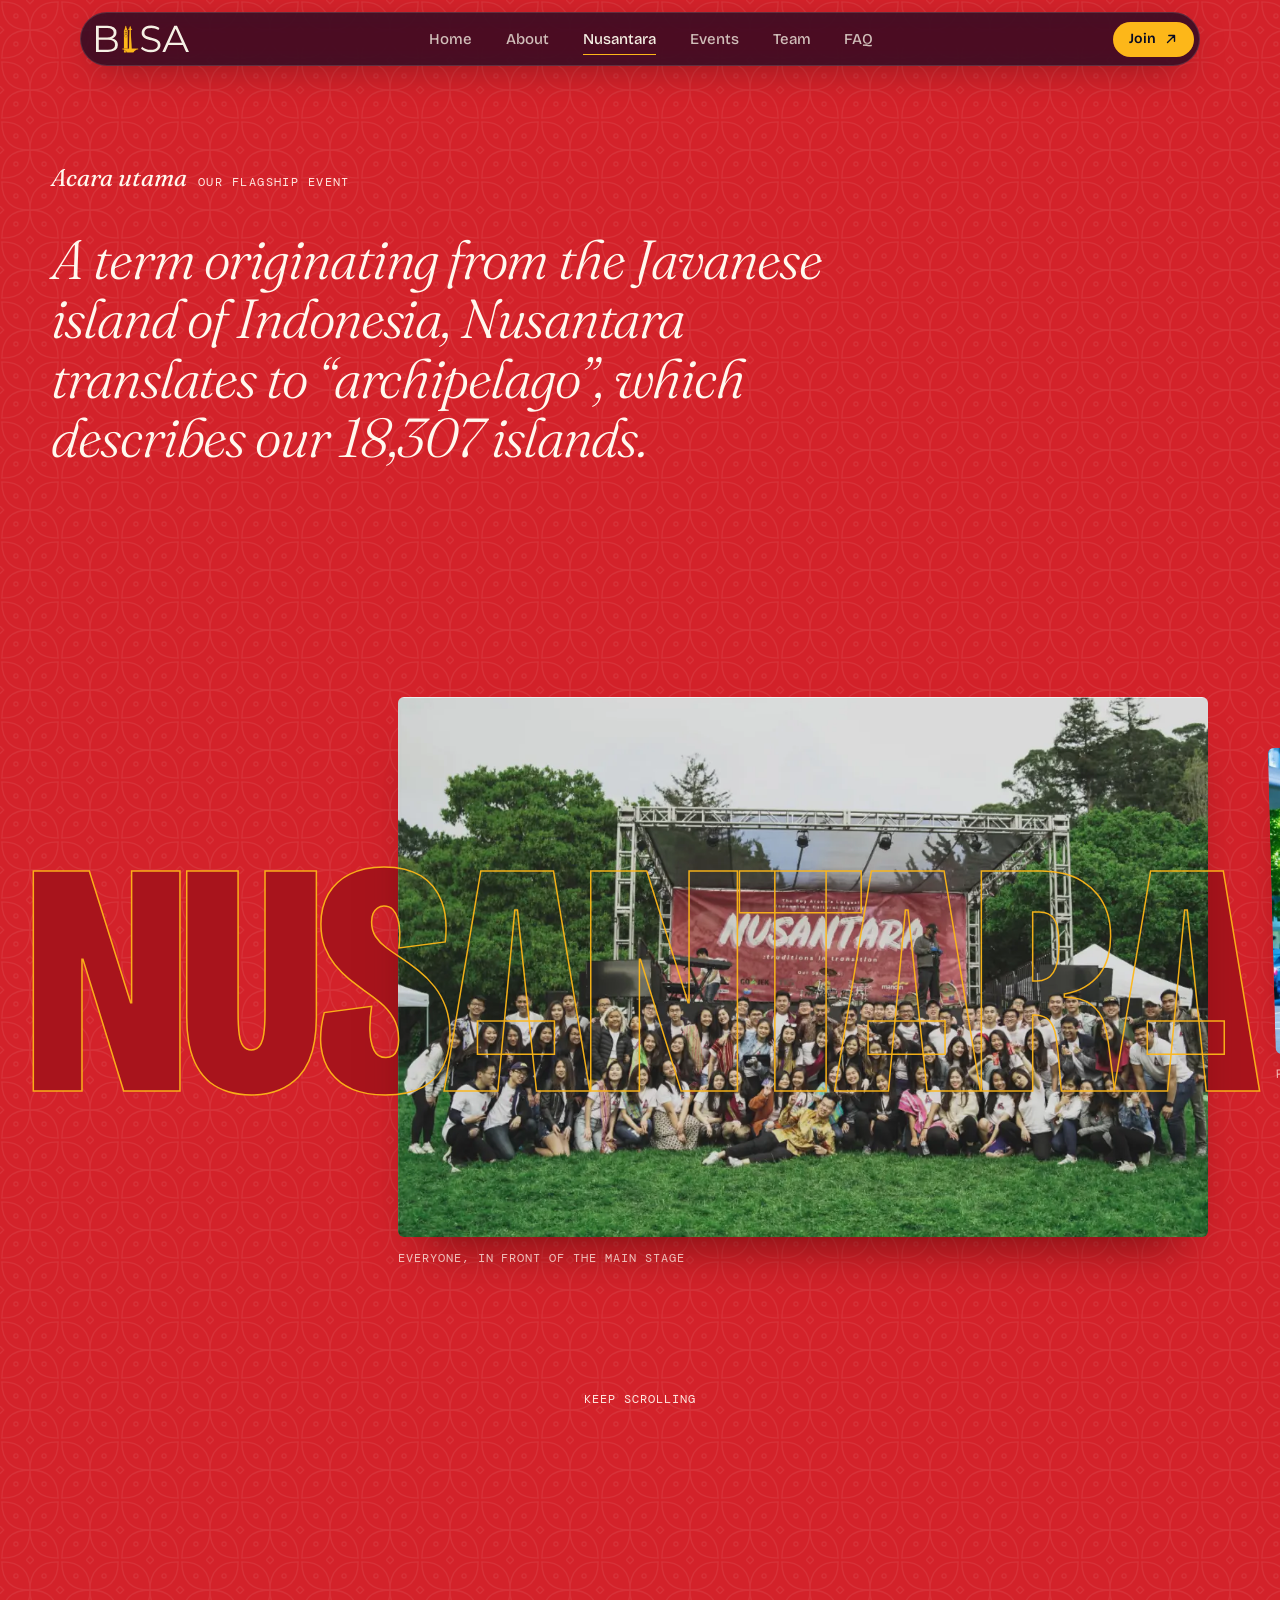
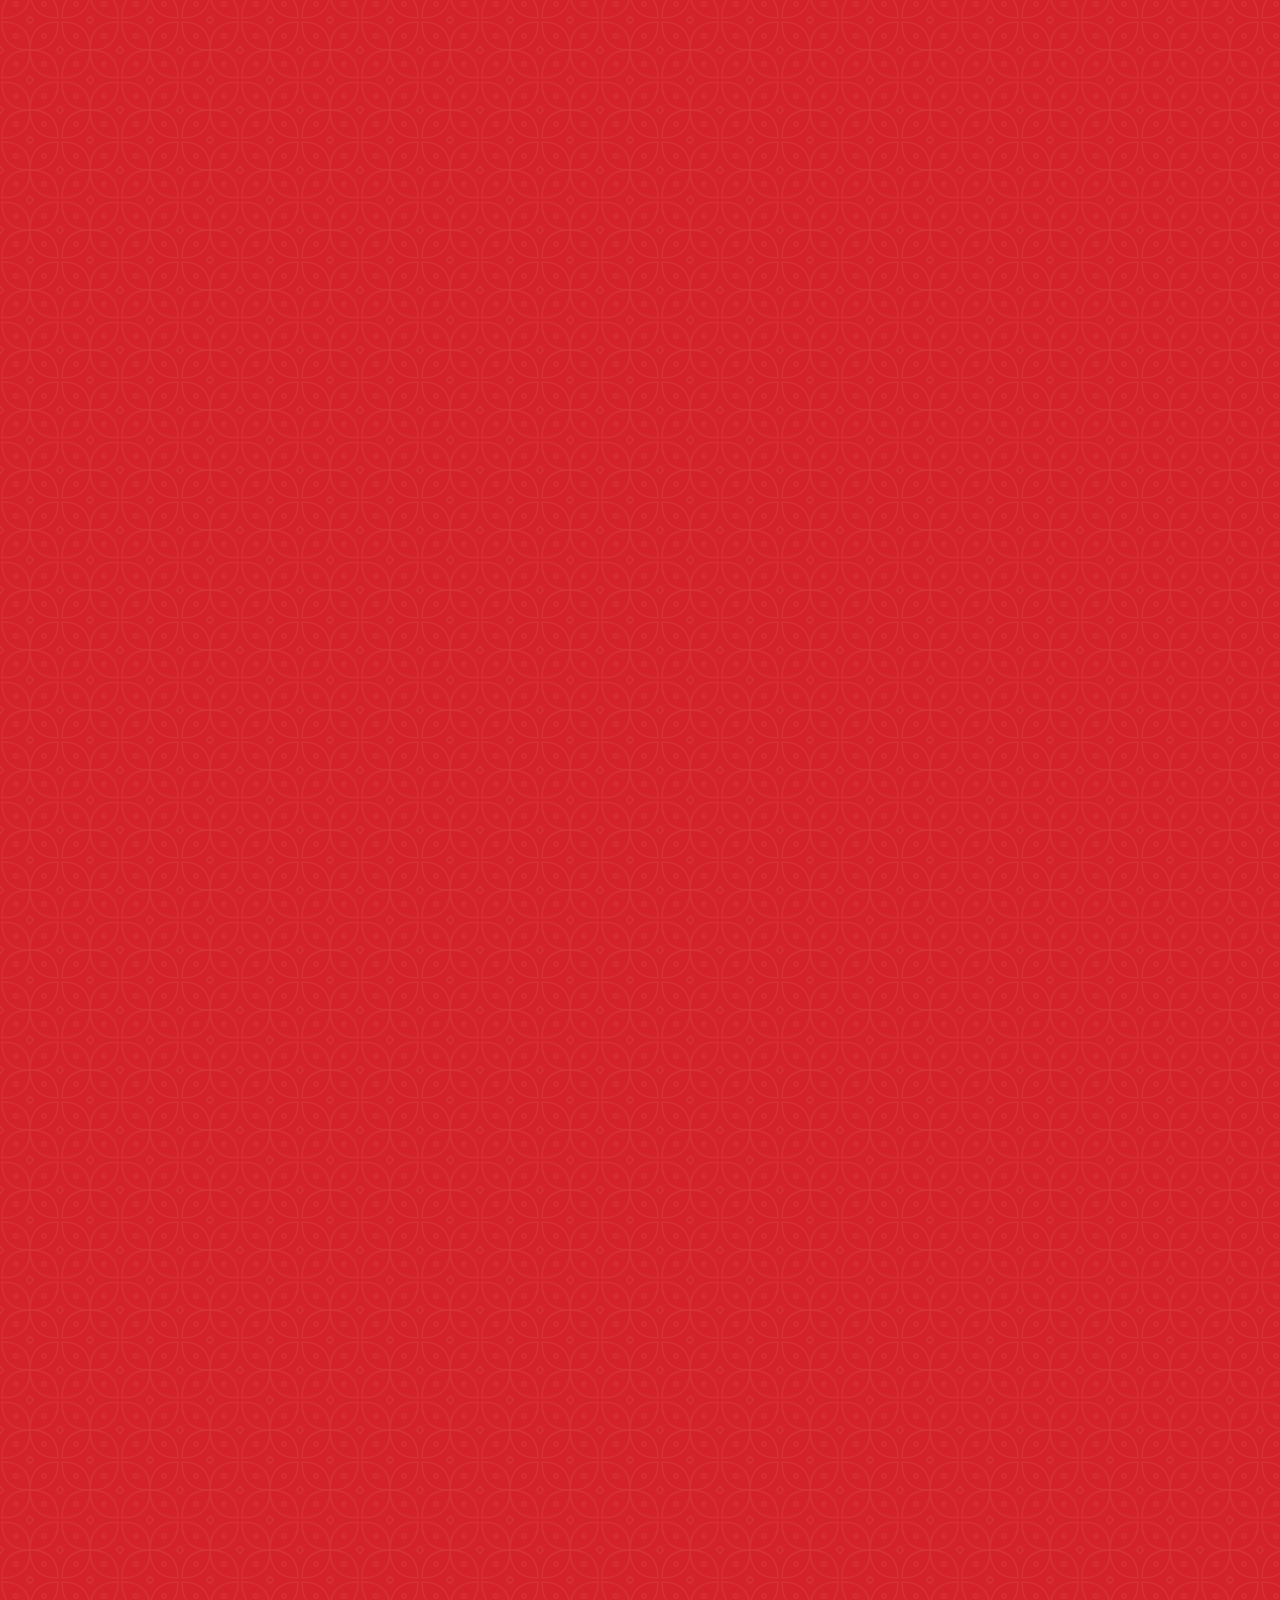
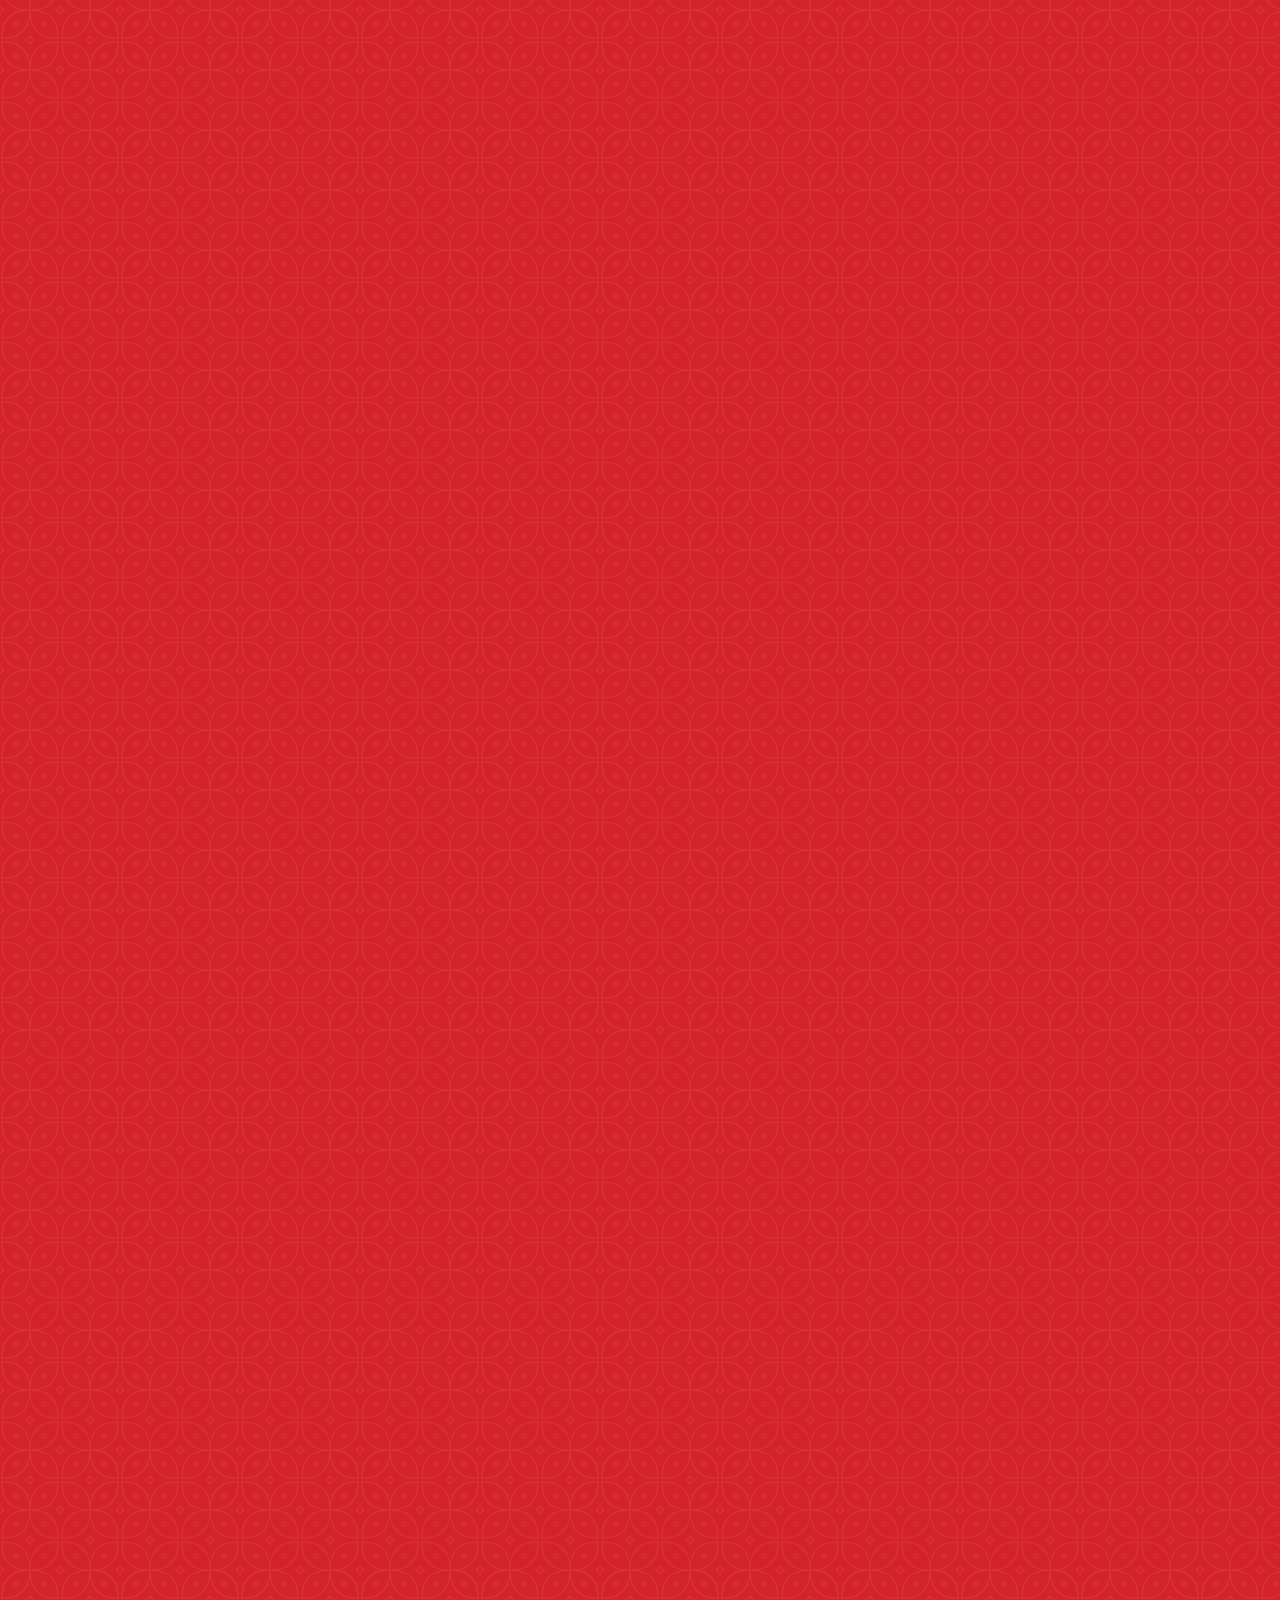
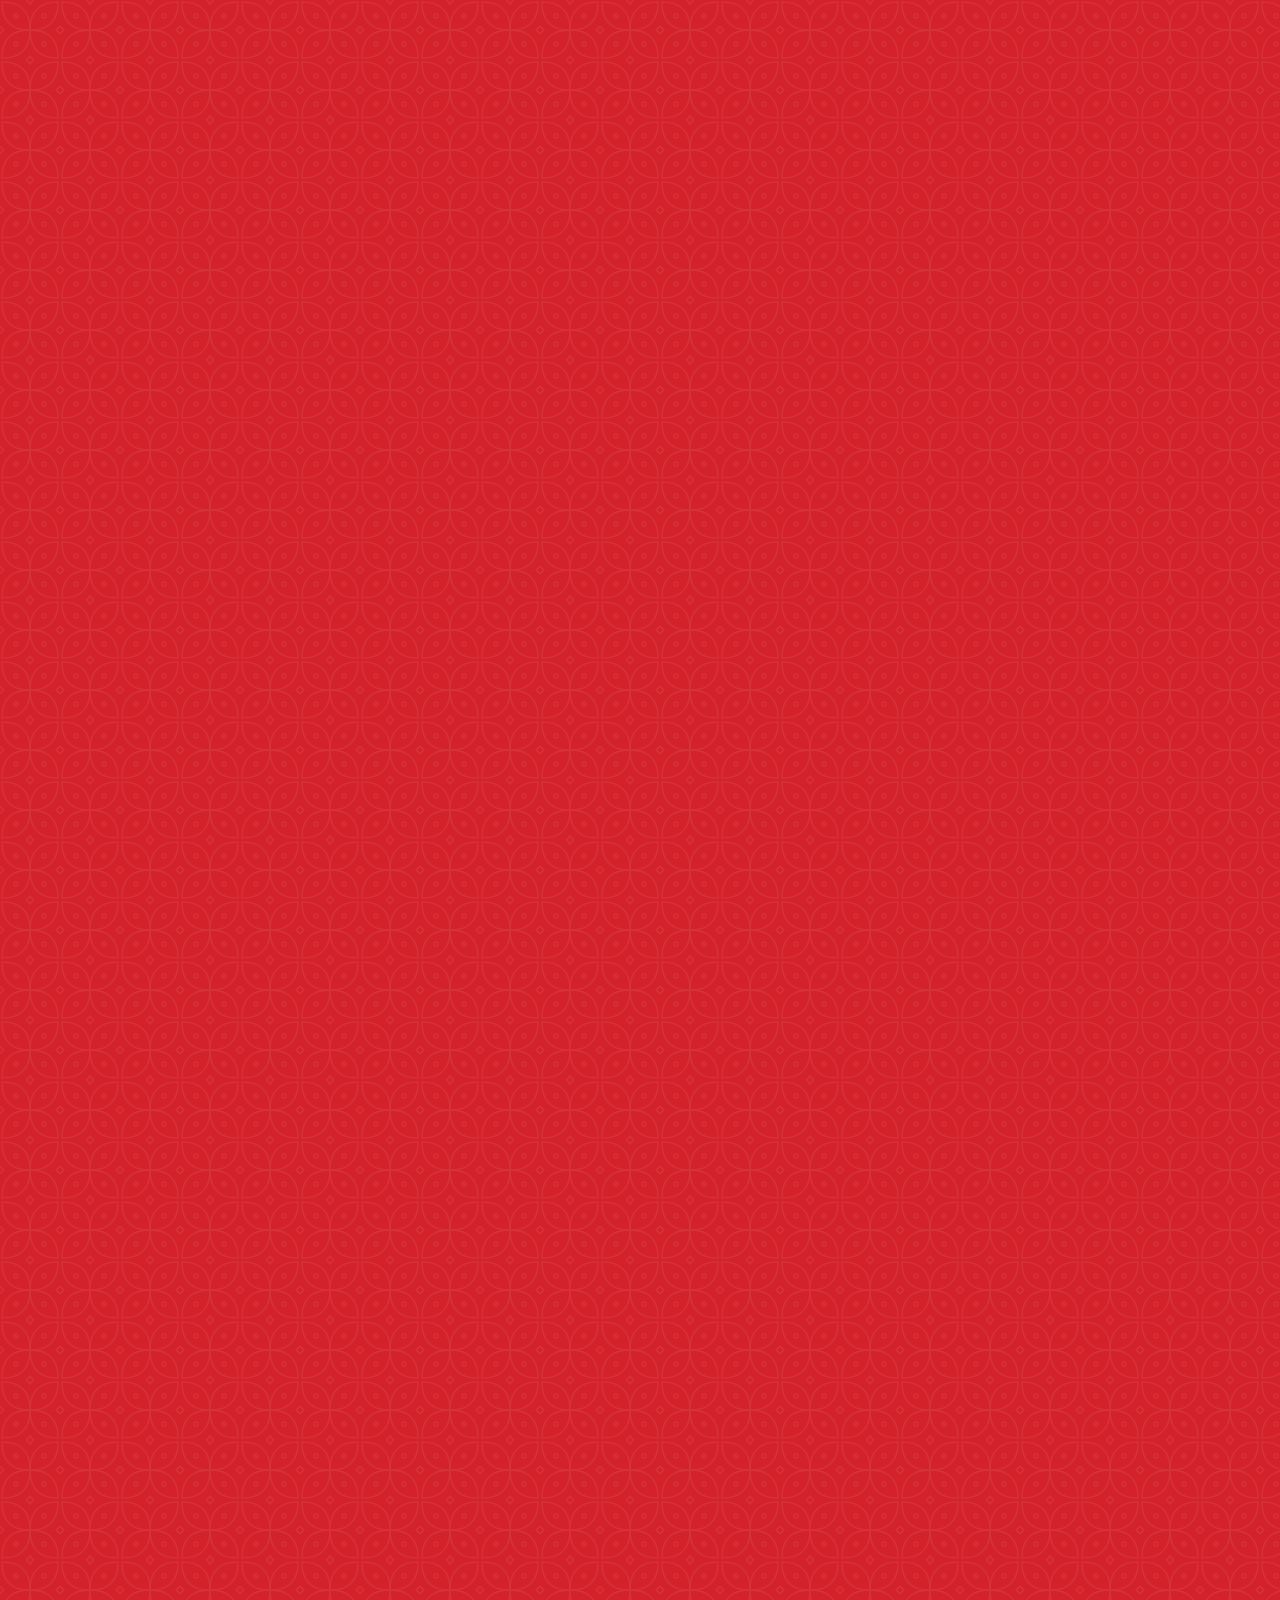
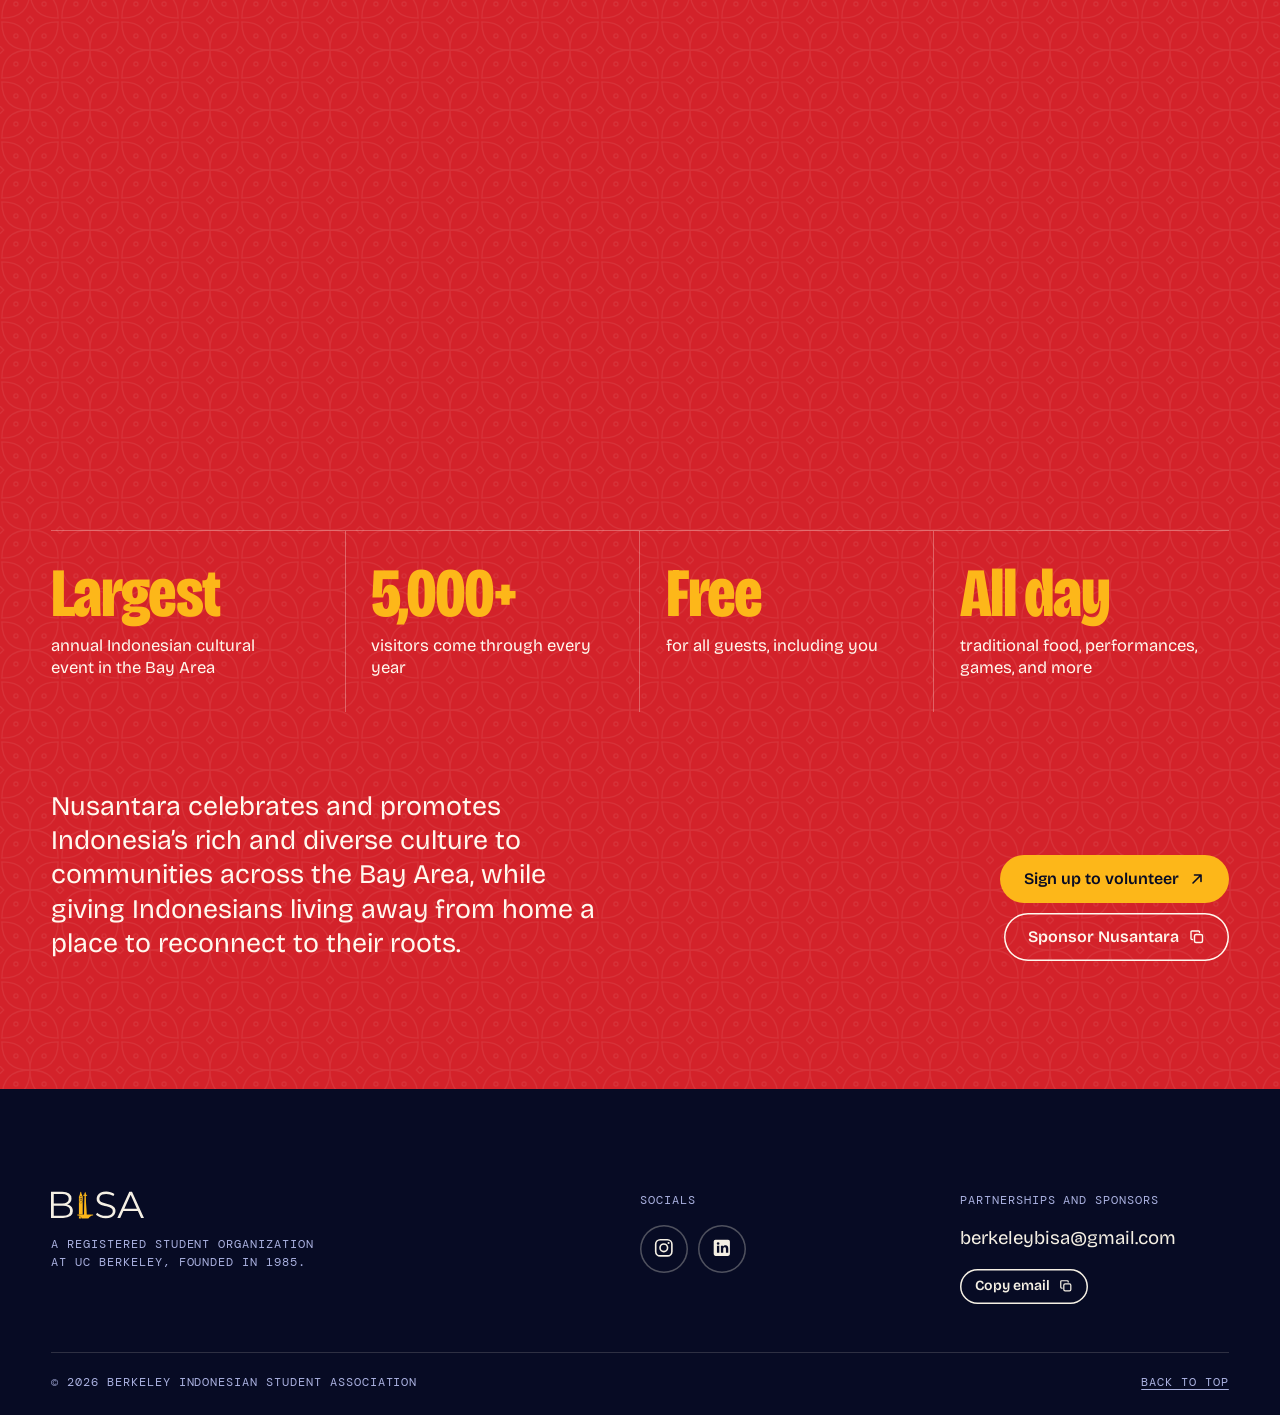
<file: nusantara.html>
<!doctype html>
<html lang="en">
<head>
<meta charset="utf-8">
<meta name="viewport" content="width=device-width, initial-scale=1, viewport-fit=cover">
<title>Nusantara · BISA</title>
<meta name="description" content="Nusantara, the largest annual Indonesian cultural event in the Bay Area, hosted by BISA.">
<meta name="theme-color" content="#070b24">
<link rel="icon" type="image/png" href="assets/img/favicon.png">
<link rel="preload" href="assets/fonts/bricolage.woff2" as="font" type="font/woff2" crossorigin>
<link rel="preload" href="assets/fonts/fraunces-italic.woff2" as="font" type="font/woff2" crossorigin>
<script>document.documentElement.classList.add('js')</script>
<link rel="stylesheet" href="assets/css/site.css">
</head>
<body data-page="nusantara">
<!-- Nusantara page: the flagship festival, its photo strip and how to volunteer or sponsor -->
<script src="assets/js/layout.js"></script>

<main id="top">

<section class="band band--merah nus kawung" id="nusantara">
  <div class="wrap nus__intro">
    <p class="eyebrow" data-reveal><i>Acara utama</i><span>Our flagship event</span></p>
    <blockquote class="nus__quote" data-reveal>A term originating from the Javanese island of Indonesia, Nusantara translates to “archipelago”, which describes our 18,307 islands.</blockquote>
  </div>

  <div class="nus__h">
    <div class="nus__stick">
      <h2 class="nus__word" data-fit=".95"><span>Nusantara</span></h2>
      <div class="nus__track">
        <figure class="nus__ph nus__ph--l"><div class="ph"><img src="assets/img/nus-stage.webp" width="1124" height="749" loading="lazy" alt="A big BISA group photo on the lawn in front of the red Nusantara stage"></div><figcaption class="mono">Everyone, in front of the main stage</figcaption></figure>
        <figure class="nus__ph nus__ph--s nus__ph--up"><div class="ph"><img src="assets/img/nus-dancer.webp" width="1400" height="933" loading="lazy" alt="A dancer in traditional costume performing beside the Indonesian flag"></div><figcaption class="mono">Performances</figcaption></figure>
        <figure class="nus__ph nus__ph--m nus__ph--down"><div class="ph"><img src="assets/img/nus-tug.webp" width="1400" height="933" loading="lazy" alt="Students straining at a tug of war rope on the grass"></div><figcaption class="mono">Tarik tambang, Nusantara 2018</figcaption></figure>
        <figure class="nus__ph nus__ph--s"><div class="ph"><img src="assets/img/nus-food.webp" width="1400" height="933" loading="lazy" alt="Volunteers serving food from a large pot under a tent"></div><figcaption class="mono">Traditional food</figcaption></figure>
        <figure class="nus__ph nus__ph--l nus__ph--up"><div class="ph"><img src="assets/img/nus-flags.webp" width="1400" height="933" loading="lazy" alt="A crowd under strings of red and white flags"></div><figcaption class="mono">Merah putih, everywhere</figcaption></figure>
        <figure class="nus__ph nus__ph--m"><div class="ph"><img src="assets/img/nus-cart.webp" width="1400" height="933" loading="lazy" alt="Friends posing around a painted wooden Nusantara food cart"></div><figcaption class="mono">Nusantara 2018</figcaption></figure>
        <figure class="nus__ph nus__ph--s nus__ph--down"><div class="ph"><img src="assets/img/nus-frame.webp" width="1400" height="933" loading="lazy" alt="Four friends holding a giant Instagram style photo frame"></div><figcaption class="mono">West Crescent Circle</figcaption></figure>
        <figure class="nus__ph nus__ph--l"><div class="ph"><img src="assets/img/nus-2022.webp" width="1400" height="934" loading="lazy" alt="The Nusantara 2022 team cheering in matching maroon shirts"></div><figcaption class="mono">The team, Nusantara 2022</figcaption></figure>
      </div>
      <p class="nus__word nus__word--line" aria-hidden="true" data-fit=".95"><span>Nusantara</span></p>
      <p class="nus__hint mono" aria-hidden="true">Keep scrolling</p>
    </div>
  </div>

  <div class="wrap nus__body">
    <ul class="nus__facts">
      <li data-reveal style="--i:0"><b>Largest</b><span>annual Indonesian cultural event in the Bay Area</span></li>
      <li data-reveal style="--i:1"><b>5,000+</b><span>visitors come through every year</span></li>
      <li data-reveal style="--i:2"><b>Free</b><span>for all guests, including you</span></li>
      <li data-reveal style="--i:3"><b>All day</b><span>traditional food, performances, games, and more</span></li>
    </ul>
    <div class="nus__close">
      <p data-reveal>Nusantara celebrates and promotes Indonesia’s rich and diverse culture to communities across the Bay Area, while giving Indonesians living away from home a place to reconnect to their roots.</p>
      <div class="nus__cta" data-reveal>
        <a class="btn btn--solid" data-mag data-link="volunteer" href="join.html" target="_blank" rel="noopener">Sign up to volunteer <svg aria-hidden="true"><use href="#i-arrow"/></svg></a>
        <button class="btn btn--line" type="button" data-copy="berkeleybisa@gmail.com" data-label="Sponsor Nusantara">Sponsor Nusantara <svg aria-hidden="true"><use href="#i-copy"/></svg></button>
      </div>
    </div>
  </div>
</section>

</main>

<script src="assets/js/content.js"></script>
<script src="assets/js/site.js"></script>
</body>
</html>
</file>
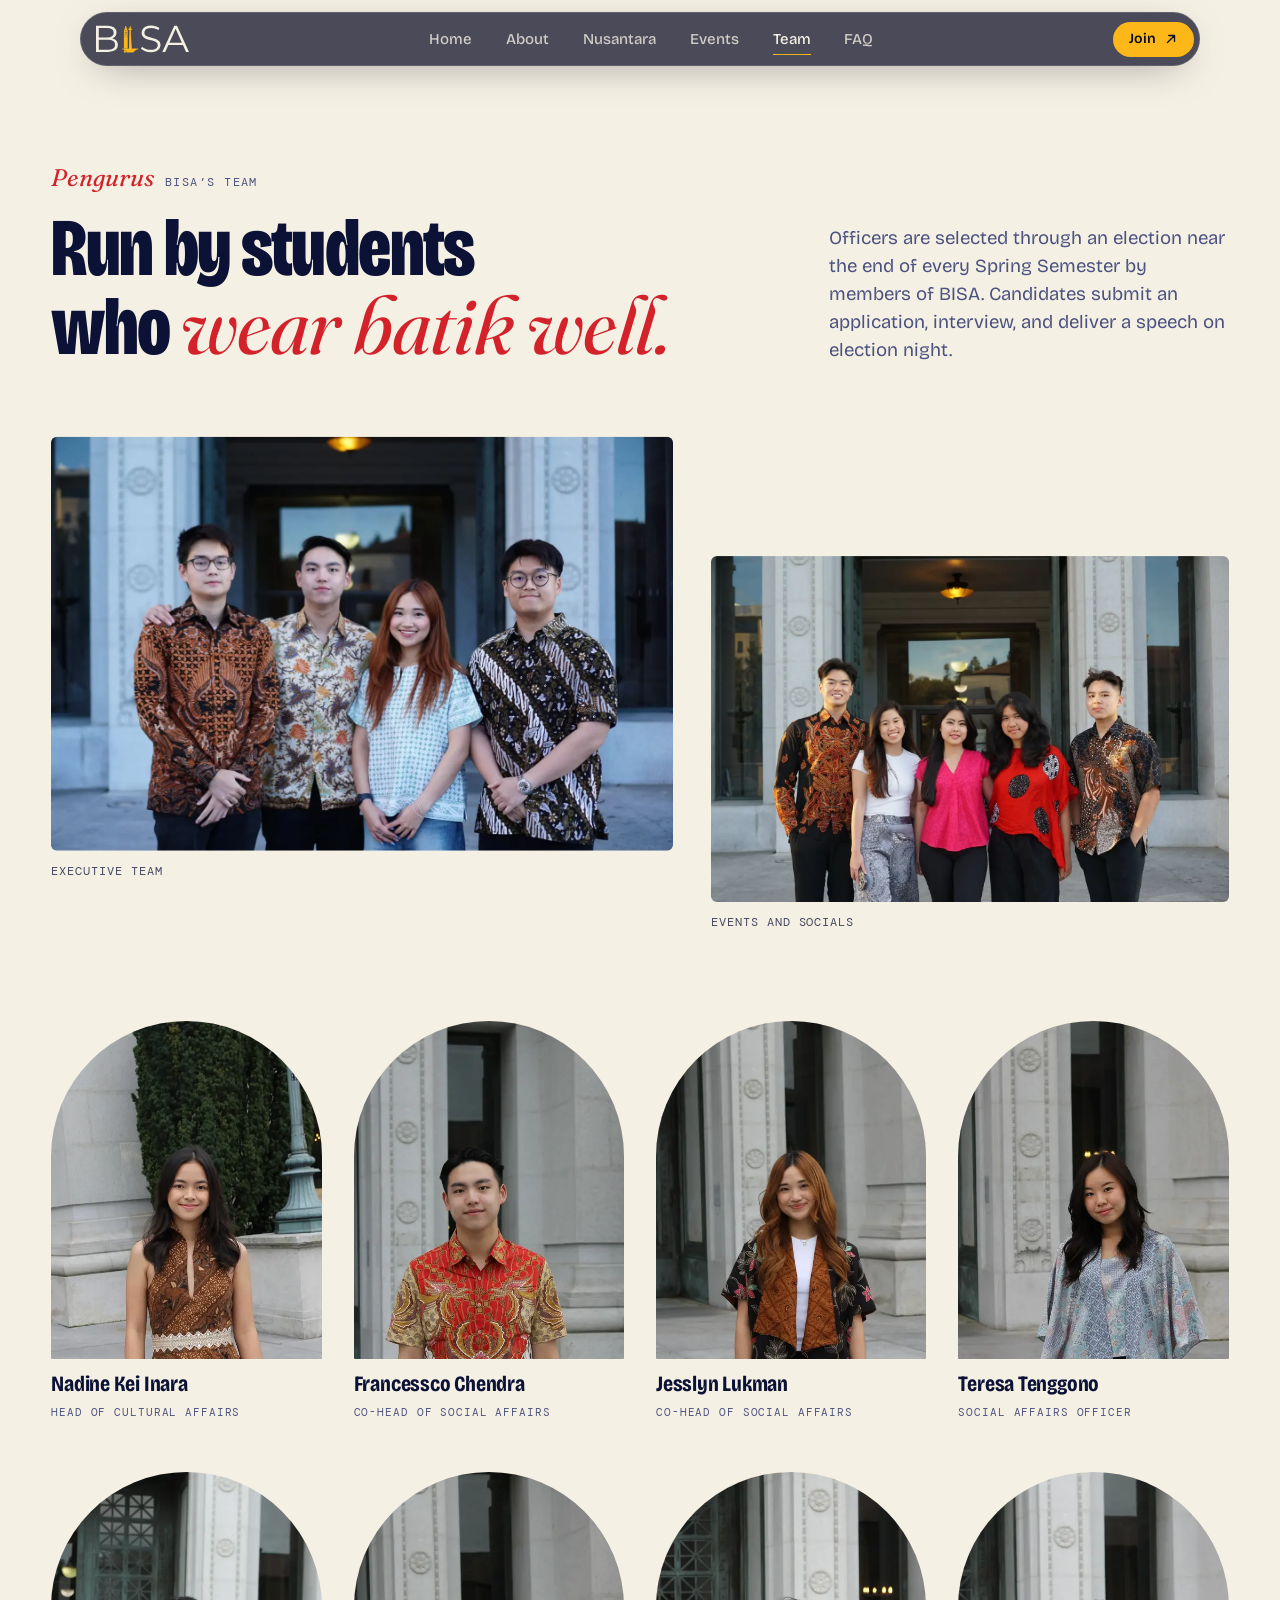
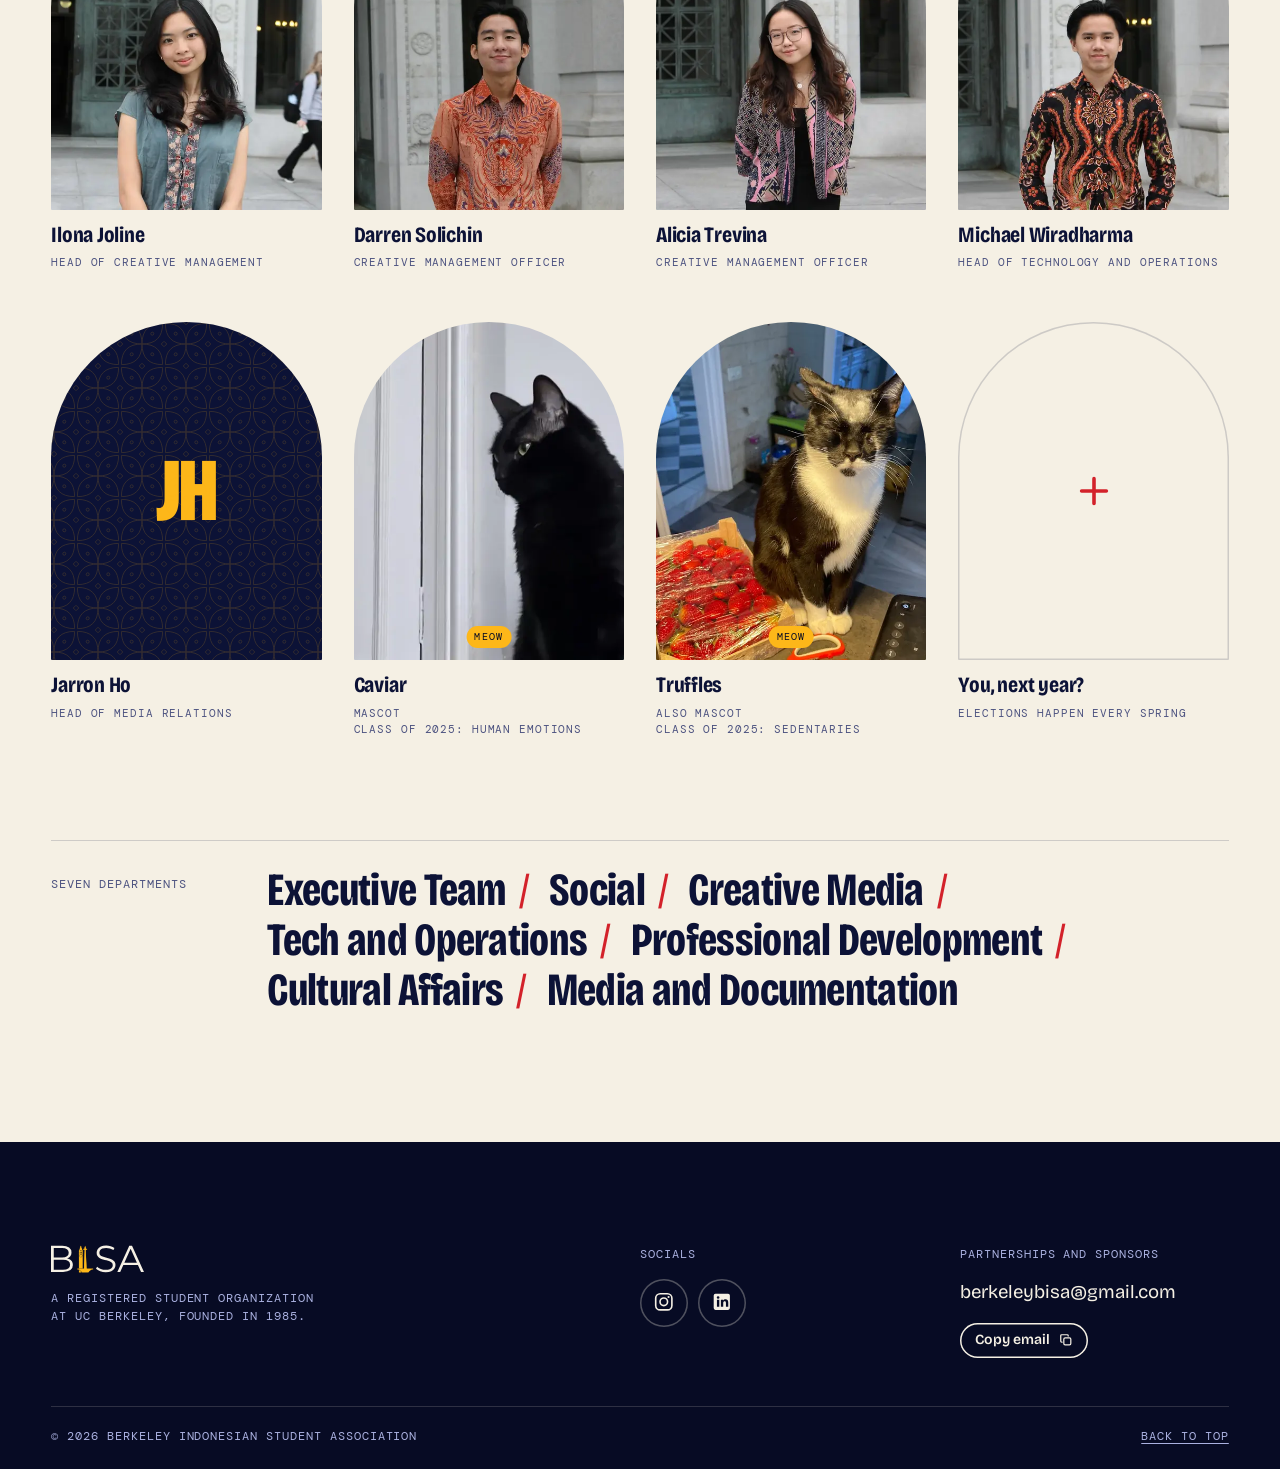
<file: team.html>
<!doctype html>
<html lang="en">
<head>
<meta charset="utf-8">
<meta name="viewport" content="width=device-width, initial-scale=1, viewport-fit=cover">
<title>Team · BISA</title>
<meta name="description" content="Meet the officers and departments that run BISA.">
<meta name="theme-color" content="#070b24">
<link rel="icon" type="image/png" href="assets/img/favicon.png">
<link rel="preload" href="assets/fonts/bricolage.woff2" as="font" type="font/woff2" crossorigin>
<link rel="preload" href="assets/fonts/fraunces-italic.woff2" as="font" type="font/woff2" crossorigin>
<script>document.documentElement.classList.add('js')</script>
<link rel="stylesheet" href="assets/css/site.css">
</head>
<body data-page="team">
<!-- Team page: officers, departments and how elections work -->
<script src="assets/js/layout.js"></script>

<main id="top">

<section class="band band--mori team" id="team">
  <div class="wrap">
    <div class="team__head">
      <div>
        <p class="eyebrow" data-reveal><i>Pengurus</i><span>BISA’s team</span></p>
        <h2 class="h2" data-reveal>Run by students<br>who <em>wear batik well.</em></h2>
      </div>
      <p class="team__lede" data-reveal>Officers are selected through an election near the end of every Spring Semester by members of BISA. Candidates submit an application, interview, and deliver a speech on election night.</p>
    </div>

    <div class="team__groups">
      <figure data-reveal data-par="-0.03"><div class="ph"><img src="assets/img/team-exec.webp" width="1400" height="935" loading="lazy" alt="Four members of the executive team in batik"></div><figcaption class="mono">Executive Team</figcaption></figure>
      <figure data-reveal data-par="0.05" style="--i:1"><div class="ph"><img src="assets/img/team-socials.webp" width="1400" height="935" loading="lazy" alt="Five officers from the events and socials team"></div><figcaption class="mono">Events and Socials</figcaption></figure>
    </div>

    <ul class="people" id="people"></ul>

    <div class="depts" data-reveal>
      <p class="mono">Seven departments</p>
      <p class="depts__list" id="depts"></p>
    </div>
  </div>
</section>

</main>

<script src="assets/js/content.js"></script>
<script src="assets/js/site.js"></script>
</body>
</html>
</file>
<file: assets/css/site.css>
/* BISA · Berkeley Indonesian Student Association */

@font-face{font-family:"Bricolage";src:url("../fonts/bricolage.woff2") format("woff2");font-weight:200 800;font-stretch:75% 100%;font-display:swap}
@font-face{font-family:"Fraunces";src:url("../fonts/fraunces-italic.woff2") format("woff2");font-weight:100 900;font-style:italic;font-display:swap}
@font-face{font-family:"DM Mono";src:url("../fonts/dm-mono-400.woff2") format("woff2");font-weight:400;font-display:swap}
@font-face{font-family:"DM Mono";src:url("../fonts/dm-mono-500.woff2") format("woff2");font-weight:500;font-display:swap}

/* Layout: one long scroll through bands of dyed cloth (indigo night, undyed mori, flag red, logo gold).
   Display type runs oversized and condensed, Indonesian words sit in italic serif, data in mono.
   The single loud moment is the hero: 18,307 dots that leave the archipelago and land as the BISA mark. */
:root{
  --nila-950:#070b24;   /* indigo vat, deepest */
  --nila-900:#0c1236;
  --nila-800:#141c52;
  --nila-600:#2a3794;
  --nila-300:#aab1e0;
  --emas:#fdb719;       /* the gold of the BISA mark */
  --emas-deep:#8a5a00;
  --merah:#d3222a;      /* merah putih red */
  --merah-deep:#a8141c;
  --mori:#f5f0e4;       /* undyed batik cotton */
  --mori-dim:#e7dfce;

  --font-display:"Bricolage","Arial Narrow","Helvetica Neue",Arial,sans-serif;
  --font-serif:"Fraunces","Iowan Old Style","Palatino Linotype",Georgia,serif;
  --font-mono:"DM Mono",ui-monospace,"SF Mono",Menlo,Consolas,monospace;

  --gutter:clamp(16px,4vw,56px);
  --ease:cubic-bezier(.2,.75,.2,1);
  --kawung:url("data:image/svg+xml,%3Csvg xmlns='http://www.w3.org/2000/svg' viewBox='0 0 64 64' fill='none' stroke='%23000' stroke-width='1.4'%3E%3Cpath d='M32 32Q32 2 2 2Q2 32 32 32ZM32 32Q32 2 62 2Q62 32 32 32ZM32 32Q32 62 2 62Q2 32 32 32ZM32 32Q32 62 62 62Q62 32 32 32Z'/%3E%3Ccircle cx='17' cy='17' r='2.2'/%3E%3Ccircle cx='47' cy='17' r='2.2'/%3E%3Ccircle cx='17' cy='47' r='2.2'/%3E%3Ccircle cx='47' cy='47' r='2.2'/%3E%3Cpath d='M0 28l4 4-4 4M64 28l-4 4 4 4M28 0l4 4 4-4M28 64l4-4 4 4'/%3E%3C/svg%3E");
  color-scheme:dark;
  interpolate-size:allow-keywords;
}

/* ---------- base ---------- */
*,*::before,*::after{box-sizing:border-box}
html{-webkit-text-size-adjust:100%;scroll-behavior:smooth;scroll-padding-top:5.5rem}
body{margin:0;background:var(--nila-950);color:var(--mori);font-family:var(--font-display);font-size:clamp(1rem,.94rem + .28vw,1.1875rem);line-height:1.5;font-optical-sizing:auto;-webkit-font-smoothing:antialiased;overflow-x:clip}
body::before{content:"";position:fixed;inset:0 0 auto;height:env(safe-area-inset-top,0px);z-index:60;background:var(--nila-950)}
[hidden]{display:none!important}
img{display:block;max-width:100%;height:auto}
h1,h2,h3,p,ul,ol,dl,dd,dt,figure,blockquote{margin:0;padding:0}
ul,ol{list-style:none}
a{color:inherit}
button{font:inherit;color:inherit;background:none;border:0;padding:0;cursor:pointer}
em{font-family:var(--font-serif);font-style:italic;font-weight:400;font-stretch:100%;letter-spacing:-.01em}
:focus-visible{outline:2px solid var(--emas);outline-offset:3px;border-radius:4px}
::selection{background:var(--emas);color:var(--nila-950)}
.mono{font-family:var(--font-mono);font-size:.75rem;line-height:1.5;letter-spacing:.08em;text-transform:uppercase}
.wrap{width:100%;max-width:96rem;margin-inline:auto;padding-left:max(var(--gutter),env(safe-area-inset-left,0px));padding-right:max(var(--gutter),env(safe-area-inset-right,0px))}
.skip{position:fixed;left:1rem;top:-4rem;z-index:99;background:var(--emas);color:var(--nila-950);padding:.6rem 1rem;border-radius:999px;font-weight:600;text-decoration:none}
.skip:focus{top:1rem}
.ph{overflow:hidden;border-radius:6px;background:rgba(127,127,160,.18)}
.ph img{width:100%;height:100%;object-fit:cover;transition:transform 1.2s var(--ease)}
figure:hover>.ph img{transform:scale(1.04)}
figcaption.mono{margin-top:.7rem;opacity:.75}

/* ---------- bands ---------- */
.band{position:relative;background:var(--bg);color:var(--fg);padding-block:clamp(5rem,10vw,10rem)}
.band--nila{--bg:var(--nila-900);--fg:var(--mori);--muted:var(--nila-300);--line:rgba(245,240,228,.17);--accent:var(--emas);--accent-ink:var(--nila-950)}
.band--mori{--bg:var(--mori);--fg:var(--nila-900);--muted:#4d5380;--line:rgba(12,18,54,.17);--accent:var(--merah);--accent-ink:#fff8ee}
.band--merah{--bg:var(--merah);--fg:#fff8ee;--muted:#ffe9e2;--line:rgba(255,248,238,.3);--accent:var(--emas);--accent-ink:var(--nila-950)}
.band--emas{--bg:var(--emas);--fg:var(--nila-950);--muted:#4a3a08;--line:rgba(7,11,36,.22);--accent:var(--nila-900);--accent-ink:var(--mori)}
.band>*{position:relative;z-index:1}
/* Inner pages: the first section starts below the fixed navbar */
body:not([data-page="home"]) main>.band:first-child:not(.nus):not(.join){padding-top:clamp(8.5rem,13vw,12rem)}
body:not([data-page="home"]) .nus__intro{padding-top:clamp(8.5rem,13vw,12rem)}
.kawung::after{content:"";position:absolute;inset:0;z-index:0;background:currentColor;opacity:.075;pointer-events:none;-webkit-mask:var(--kawung) 0 0/60px 60px;mask:var(--kawung) 0 0/60px 60px}

.eyebrow{display:flex;align-items:baseline;gap:.9em;font-family:var(--font-mono);font-size:.75rem;letter-spacing:.12em;text-transform:uppercase;color:var(--muted)}
.eyebrow i{font-family:var(--font-serif);font-style:italic;font-size:1.5rem;letter-spacing:0;text-transform:none;color:var(--accent);line-height:1}
.band--merah .eyebrow i,.band--emas .eyebrow i{color:var(--fg)}
.h2{font-weight:800;font-stretch:75%;font-size:clamp(2.5rem,6.4vw,6.5rem);line-height:.92;letter-spacing:-.02em;margin-top:1.25rem;text-wrap:balance}
.h2 em{color:var(--accent);font-weight:400}
.band--merah .h2 em,.band--emas .h2 em{color:inherit}

/* ---------- buttons ---------- */
.btn{position:relative;display:inline-flex;align-items:center;justify-content:center;gap:.6em;padding:1em 1.5em;border-radius:999px;font-weight:600;font-size:1rem;line-height:1;text-decoration:none;white-space:nowrap;transition:background-color .35s,color .35s,box-shadow .35s,transform .5s var(--ease)}
.btn svg{width:1em;height:1em;flex:none;transition:transform .45s var(--ease)}
.btn:hover svg{transform:translate(2px,-2px)}
.btn--solid{background:var(--accent);color:var(--accent-ink)}
.btn--solid:hover{background:var(--fg);color:var(--bg)}
.btn--gold{background:var(--emas);color:var(--nila-950)}
.btn--gold:hover{background:var(--mori)}
.btn--line{box-shadow:inset 0 0 0 1.5px currentColor}
.btn--line:hover{background:var(--fg,var(--mori));color:var(--bg,var(--nila-950));box-shadow:inset 0 0 0 1.5px transparent}
.btn--sm{padding:.75em 1.1em;font-size:.875rem}
.btn--lg{padding:1.2em 1.8em;font-size:clamp(1rem,1.3vw,1.25rem)}

/* ---------- reveal ---------- */
[data-reveal]{transition:opacity 1s var(--ease),transform 1s var(--ease);transition-delay:calc(var(--i,0)*90ms)}
.js [data-reveal].pre{opacity:0;transform:translateY(32px)}

/* ---------- nav ---------- */
.nav{position:fixed;z-index:50;top:calc(env(safe-area-inset-top,0px) + .75rem);left:0;right:0;margin-inline:auto;width:min(70rem,calc(100% - 2*max(16px,env(safe-area-inset-left,0px),env(safe-area-inset-right,0px))));display:flex;align-items:center;justify-content:space-between;gap:1rem;padding:.4rem .4rem .4rem 1rem;border-radius:999px;color:var(--mori);background:rgba(7,11,36,.72);-webkit-backdrop-filter:blur(16px) saturate(1.5);backdrop-filter:blur(16px) saturate(1.5);box-shadow:inset 0 0 0 1px rgba(245,240,228,.14),0 10px 40px -18px rgba(0,0,0,.6);transition:transform .6s var(--ease)}
.nav.is-hidden{transform:translateY(calc(-100% - 2rem))}
.nav__brand{display:flex;align-items:center;gap:.6rem;text-decoration:none;font-weight:800;font-stretch:75%;font-size:1.5rem;letter-spacing:.01em;line-height:1}
/* Navbar logo: the original BISA wordmark */
.nav__brand img{height:1.75rem;width:auto}
.nav__links{display:flex;gap:clamp(.25rem,1.4vw,1.25rem)}
.nav__links a{position:relative;padding:.6rem .5rem;font-size:.9375rem;font-weight:500;text-decoration:none;opacity:.78;transition:opacity .3s}
.nav__links a::after{content:"";position:absolute;left:.5rem;right:.5rem;bottom:.3rem;height:1.5px;background:var(--emas);transform:scaleX(0);transform-origin:left;transition:transform .45s var(--ease)}
.nav__links a:hover,.nav__links a[aria-current]{opacity:1}
.nav__links a:hover::after,.nav__links a[aria-current]::after{transform:scaleX(1)}
.nav__end{display:flex;align-items:center;gap:.4rem}
/* Hamburger: three bars that cross into an X when open */
.nav__menu{display:none;width:2.5rem;height:2.5rem;border-radius:50%;place-content:center;gap:4px;box-shadow:inset 0 0 0 1.5px rgba(245,240,228,.4)}
.nav__menu i{display:block;width:1rem;height:1.5px;border-radius:2px;background:currentColor;transition:transform .4s var(--ease),opacity .2s}
.nav__menu[aria-expanded="true"] i:nth-child(1){transform:translateY(5.5px) rotate(45deg)}
.nav__menu[aria-expanded="true"] i:nth-child(2){opacity:0}
.nav__menu[aria-expanded="true"] i:nth-child(3){transform:translateY(-5.5px) rotate(-45deg)}
.menu{position:fixed;inset:0;z-index:45;background:var(--nila-950);color:var(--mori);display:grid;align-content:center;padding:6rem max(var(--gutter),env(safe-area-inset-left,0px)) 2rem;overflow:auto}
.menu__links{display:grid;gap:.2rem}
.menu__links a{display:flex;align-items:baseline;gap:.5em;font-weight:800;font-stretch:75%;font-size:clamp(2.25rem,11vw,4rem);line-height:1.08;text-decoration:none;letter-spacing:-.01em}
.menu__links a[aria-current]{color:var(--emas)}
.menu__links i{font-family:var(--font-serif);font-size:.42em;color:var(--emas);font-weight:400;min-width:5.2em}
@media (max-width:900px){
  .nav__links{display:none}
  .nav__menu{display:grid}
}

/* ---------- hero ---------- */
.hero{position:relative;background:var(--nila-950);color:var(--mori)}
.js .hero__track{height:380vh}
.js.rm .hero__track{height:auto}
.hero__stick{position:sticky;top:0;height:100vh;height:100svh;min-height:35rem;overflow:hidden;background:radial-gradient(110% 75% at 50% 36%,#1a2569 0%,var(--nila-900) 42%,var(--nila-950) 78%)}
.hero__canvas{position:absolute;inset:0;width:100%;height:100%;display:block}
.hero__labels{position:absolute;inset:0;pointer-events:none}
.hero__label{position:absolute;left:0;top:0;transform:translate(-50%,-50%);font-family:var(--font-mono);font-size:.625rem;line-height:1;letter-spacing:.18em;text-transform:uppercase;color:var(--nila-300);white-space:nowrap;opacity:0;animation:fadein 1.2s 2.4s forwards}
@keyframes fadein{to{opacity:.9}}
.hero__panel{position:absolute;inset:0;display:grid}
.hero__panel--2,.hero__panel--3{opacity:0;visibility:hidden}
.hero__grid{display:grid;grid-template-rows:auto 1fr;padding-top:calc(env(safe-area-inset-top,0px) + 5.75rem);padding-bottom:clamp(3.25rem,7vh,4.5rem);min-height:0}
.hero__foot{grid-row:2;align-self:end;display:grid;grid-template-columns:minmax(0,1fr) minmax(15rem,25rem);gap:clamp(1.5rem,4vw,4rem);align-items:end}
.hero__title{font-weight:800;font-stretch:75%;font-size:clamp(4.5rem,min(14.5vw,31vh),18rem);line-height:.8;letter-spacing:-.03em;white-space:nowrap;margin-left:-.04em;padding-bottom:.06em}
.hero__title em{color:var(--emas);font-weight:300;letter-spacing:-.04em;padding-right:.08em}
.rise{display:inline-block;overflow:hidden;vertical-align:bottom;padding:.12em .06em .14em 0;margin:-.12em -.06em -.14em 0}
.rise>*{display:inline-block;animation:rise 1.3s var(--ease) .15s backwards}
.rise--2>*{animation-delay:.32s}
@keyframes rise{from{transform:translateY(115%) rotate(4deg)}}
.hero__lede{display:grid;gap:1rem;padding-bottom:.5rem;animation:lede 1.2s var(--ease) .7s backwards}
@keyframes lede{from{opacity:0;transform:translateY(20px)}}
.hero__lede p{color:#d9dcf2;max-width:26rem}
.hero__def{font-family:var(--font-serif);font-style:italic;font-size:1.25rem;line-height:1.3;color:var(--mori)!important;padding-bottom:1rem;border-bottom:1px solid rgba(245,240,228,.2)}
.hero__def b{font-family:var(--font-display);font-style:normal;font-weight:800;font-stretch:75%;font-size:1.5rem;color:var(--emas)}
.hero__def .mono{font-style:normal;font-size:.6875rem;color:var(--nila-300);margin-inline:.2em}
.hero__cta{display:flex;flex-wrap:wrap;gap:.6rem;margin-top:.4rem}
/* Scroll cue, same on every screen: SCROLL over a small bobbing arrow */
.hero__scroll{position:absolute;left:0;right:0;bottom:clamp(.6rem,1.6vh,1rem);display:flex;flex-direction:column;justify-content:center;align-items:center;gap:.3rem;color:var(--nila-300);font-size:.625rem;letter-spacing:.2em}
.hero__scroll svg{display:block;width:.9rem;height:.9rem;animation:bob 1.8s ease-in-out infinite}
@keyframes bob{50%{transform:translateY(5px)}}
.rm .hero__scroll{display:none}

.hero__mid{align-self:center;text-align:center;display:grid;justify-items:center;gap:.4rem}
.hero__km{font-weight:800;font-stretch:75%;font-size:clamp(5rem,min(22vw,36vh),22rem);line-height:.82;letter-spacing:-.04em;font-variant-numeric:tabular-nums;text-shadow:0 0 60px var(--nila-950),0 0 20px var(--nila-950)}
.hero__km small{font-family:var(--font-serif);font-style:italic;font-weight:300;font-size:.3em;letter-spacing:0;color:var(--emas);margin-left:.15em}
.hero__midnote{font-family:var(--font-serif);font-style:italic;font-size:clamp(1.125rem,2vw,1.75rem);margin-top:1.25rem;max-width:26ch;text-wrap:balance;text-shadow:0 0 24px var(--nila-950),0 0 8px var(--nila-950)}

.hero__end{align-self:center;display:grid;grid-template-columns:minmax(0,1fr) minmax(0,1fr)}
.hero__endtext{display:grid;gap:1.25rem;justify-items:start;max-width:34rem}
.hero__endtext .mono{color:var(--emas)}
.hero__endtext p:not(.mono){color:#d9dcf2;max-width:30rem}
.hero__h2{font-weight:800;font-stretch:75%;font-size:clamp(3rem,min(8.5vw,17vh),9rem);line-height:.86;letter-spacing:-.025em}
.hero__h2 em{color:var(--emas);font-weight:300}

@media (max-width:760px){
  .hero__foot{grid-template-columns:minmax(0,1fr);gap:1rem}
  .hero__title{font-size:clamp(3.5rem,min(22vw,17vh),9rem)}
  .hero__def{font-size:1.0625rem;padding-bottom:.75rem}
  .hero__lede{gap:.75rem}
  .hero__label{font-size:.5rem}
  .hero__label[data-wide]{display:none}
  .hero__end{grid-template-columns:minmax(0,1fr);align-self:end;padding-bottom:clamp(2rem,6vh,4rem)}
  .hero__endtext{gap:.9rem}
  .hero__h2{font-size:clamp(2.75rem,min(15vw,11vh),5rem)}
  .hero__mid{align-self:end;padding-bottom:16vh}
}
@media (max-height:640px) and (max-width:760px){.hero__lede>p:not(.hero__def){display:none}}

/* ---------- about ---------- */
.about__statement{margin-top:clamp(1.5rem,3vw,3rem);font-weight:700;font-stretch:80%;font-size:clamp(1.875rem,5.1vw,5.25rem);line-height:1.02;letter-spacing:-.022em;max-width:17em;text-wrap:pretty}
.about__statement em{color:var(--merah);font-weight:400}
.js .lit.is-armed .w{opacity:.14;transition:opacity .5s}
.js .lit.is-armed .w.on{opacity:1}
.about__grid{display:grid;grid-template-columns:minmax(0,4fr) minmax(0,7fr);gap:clamp(2rem,7vw,8rem);align-items:start;margin-top:clamp(4rem,9vw,9rem)}
.about__copy{display:grid;gap:1.5rem;justify-items:start;position:sticky;top:7rem}
.about__copy p{font-size:clamp(1.125rem,1.6vw,1.5rem);line-height:1.4;max-width:30ch}
.about__copy .about__small{font-size:1rem;line-height:1.55;color:var(--muted);max-width:38ch}
.collage{display:grid;grid-template-columns:repeat(12,minmax(0,1fr));row-gap:0}
.collage__a{grid-column:1/11;grid-row:1}
.collage__b{grid-column:6/13;grid-row:2;margin-top:-14%;z-index:2}
.collage__c{grid-column:1/6;grid-row:2;margin-top:18%;padding-right:8%}
.collage .ph{box-shadow:0 30px 60px -30px rgba(12,18,54,.45)}
.collage__b .ph{outline:8px solid var(--mori)}
.pillars{display:grid;grid-template-columns:repeat(3,minmax(0,1fr));margin-top:clamp(5rem,10vw,10rem);border-top:1px solid var(--line)}
.pillars li{display:grid;gap:.75rem;align-content:start;padding:clamp(1.5rem,3vw,2.75rem) clamp(1rem,2.5vw,2.5rem) 0 0;border-right:1px solid var(--line)}
.pillars li+li{padding-left:clamp(1rem,2.5vw,2.5rem)}
.pillars li:last-child{border-right:0;padding-right:0}
.pillars__id{font-family:var(--font-serif);font-style:italic;font-size:clamp(2.25rem,4.4vw,4.25rem);line-height:1;color:var(--merah);letter-spacing:-.02em}
.pillars h3{font-family:var(--font-mono);font-weight:500;font-size:.75rem;letter-spacing:.14em;text-transform:uppercase;color:var(--muted)}
.pillars p:not(.pillars__id):not(.mono){font-size:clamp(1.0625rem,1.35vw,1.3125rem);line-height:1.38;max-width:28ch;margin-top:.5rem}
.pillars .mono{color:var(--muted);font-size:.6875rem;line-height:1.7;margin-top:.5rem}
.stats{display:grid;grid-template-columns:repeat(4,minmax(0,1fr));gap:clamp(1.25rem,3vw,3rem);margin-top:clamp(4rem,9vw,8rem)}
.stats>div{display:grid;align-content:start;gap:.7rem;border-top:3px solid var(--fg);padding-top:1.1rem}
.stats dt{order:2}
.stats dd{font-weight:800;font-stretch:75%;font-size:clamp(2.75rem,7.6vw,8rem);line-height:.86;letter-spacing:-.03em;font-variant-numeric:tabular-nums}
.stats dt{font-family:var(--font-mono);font-size:.6875rem;letter-spacing:.1em;text-transform:uppercase;color:var(--muted);max-width:20ch}
@media (max-width:820px){
  .about__grid{grid-template-columns:minmax(0,1fr)}
  .about__copy{position:static}
  .pillars{grid-template-columns:minmax(0,1fr)}
  .pillars li,.pillars li+li{padding:1.75rem 0;border-right:0;border-bottom:1px solid var(--line)}
  .stats{grid-template-columns:repeat(2,minmax(0,1fr))}
}

/* ---------- logo wall ---------- */
.wall{margin-top:clamp(5rem,10vw,10rem)}
.wall__label{font-family:var(--font-mono);font-weight:500;font-size:.75rem;letter-spacing:.14em;text-transform:uppercase;color:var(--muted);margin:clamp(2rem,4vw,3.5rem) 0 1rem}
.wall__grid{--cols:8;display:flex;flex-wrap:wrap;gap:3px}
.wall__tile{flex:0 0 calc((100% - (var(--cols) - 1)*3px)/var(--cols));min-width:0;height:84px;display:grid;place-items:center;border-radius:3px;background:rgba(12,18,54,.045);transition:transform .5s var(--ease),background-color .4s}
.wall__tile img{height:calc(var(--h)*1px);width:auto;max-width:78%;object-fit:contain}
@media (hover:hover){.wall__tile:hover{transform:scale(1.04);background:rgba(12,18,54,.08)}}
@media (max-width:1000px){.wall__grid{--cols:6}}
@media (max-width:820px){.wall__grid{--cols:4}}
@media (max-width:620px){
  .wall__grid{--cols:3;gap:2px}
  .wall__tile{flex-basis:calc((100% - 4px)/3);height:66px}
  .wall__tile img{height:calc(var(--h)*.786px)}
}
@media (prefers-reduced-motion:reduce){.wall__tile:hover{transform:none}}

/* ---------- nusantara ---------- */
.nus{padding-block:0}
.nus__intro{padding-block:clamp(5rem,10vw,10rem) clamp(2rem,5vw,5rem)}
.nus__quote{margin-top:clamp(1.5rem,3vw,3rem);font-family:var(--font-serif);font-style:italic;font-weight:300;font-size:clamp(1.75rem,4.3vw,4.5rem);line-height:1.08;letter-spacing:-.02em;max-width:24ch;text-wrap:balance}
.nus__h{position:relative}
.nus__stick{position:relative;display:grid;gap:clamp(1.5rem,4vw,3rem);padding-block:1rem 3rem}
.nus__word{position:relative;margin:0;font-weight:800;font-stretch:75%;font-size:19vw;line-height:.8;letter-spacing:-.02em;text-transform:uppercase;white-space:nowrap;text-align:center;color:var(--merah-deep);pointer-events:none;overflow:hidden;padding-block:.04em}
.nus__word span{display:inline-block}
.nus__word--line,.nus__hint{display:none}
.nus__track{display:flex;align-items:flex-start;gap:1rem;overflow-x:auto;scroll-snap-type:x mandatory;padding-inline:max(var(--gutter),env(safe-area-inset-left,0px));padding-bottom:1rem;scrollbar-width:none}
.nus__track::-webkit-scrollbar{display:none}
.nus__ph{flex:none;scroll-snap-align:center;width:min(78vw,26rem)}
.nus__ph .ph{aspect-ratio:3/2;box-shadow:0 30px 50px -28px rgba(60,0,0,.7)}
.hmode .nus__h{height:var(--h,320vh)}
.hmode .nus__stick{position:sticky;top:0;height:100vh;height:100svh;display:block;padding:0;overflow:hidden}
.hmode .nus__word{position:absolute;inset:0;display:grid;place-items:center;overflow:visible}
.hmode .nus__word--line{display:grid;z-index:3;color:transparent;-webkit-text-stroke:1.5px var(--emas);opacity:.95}
.hmode .nus__track{position:absolute;inset:0;z-index:2;overflow:visible;align-items:center;gap:clamp(2rem,5vw,6rem);padding:0 40vw 0 100vw;width:max-content;will-change:transform;scroll-snap-type:none}
.hmode .nus__ph{width:auto;scroll-snap-align:none}
.hmode .nus__ph .ph{aspect-ratio:auto;height:var(--ph,48vh)}
.hmode .nus__ph .ph img{width:auto;height:100%;max-width:none}
.hmode .nus__ph--s{--ph:34vh}
.hmode .nus__ph--m{--ph:46vh}
.hmode .nus__ph--l{--ph:60vh}
.hmode .nus__ph--up{margin-top:-16vh;rotate:-1.5deg}
.hmode .nus__ph--down{margin-top:18vh;rotate:1.2deg}
.hmode .nus__hint{display:block;position:absolute;left:0;right:0;bottom:1.5rem;text-align:center;z-index:4;color:var(--muted)}
.nus__body{padding-block:clamp(3rem,7vw,7rem) clamp(5rem,10vw,10rem)}
.nus__facts{display:grid;grid-template-columns:repeat(4,minmax(0,1fr));border-top:1px solid var(--line)}
.nus__facts li{display:grid;gap:.6rem;align-content:start;padding:clamp(1.25rem,2.5vw,2.25rem) clamp(.75rem,2vw,2rem) clamp(1.25rem,2.5vw,2.25rem) 0;border-right:1px solid var(--line)}
.nus__facts li+li{padding-left:clamp(.75rem,2vw,2rem)}
.nus__facts li:last-child{border-right:0}
.nus__facts b{font-weight:800;font-stretch:75%;font-size:clamp(2.25rem,5.4vw,5.5rem);line-height:.9;letter-spacing:-.025em;color:var(--emas)}
.nus__facts span{font-size:clamp(1rem,1.3vw,1.25rem);line-height:1.35;max-width:22ch}
.nus__close{display:grid;grid-template-columns:minmax(0,7fr) minmax(0,5fr);gap:clamp(2rem,6vw,6rem);align-items:end;margin-top:clamp(3rem,6vw,6rem)}
.nus__close p{font-size:clamp(1.25rem,2.1vw,2rem);line-height:1.28;max-width:32ch;text-wrap:pretty}
.nus__cta{display:flex;flex-wrap:wrap;gap:.6rem;justify-content:flex-end}
@media (max-width:820px){
  .nus__facts{grid-template-columns:repeat(2,minmax(0,1fr))}
  .nus__facts li:nth-child(2){border-right:0}
  .nus__facts li:nth-child(odd){padding-left:0}
  .nus__facts li:nth-child(-n+2){border-bottom:1px solid var(--line)}
  .nus__close{grid-template-columns:minmax(0,1fr)}
  .nus__cta{justify-content:flex-start}
}

/* ---------- events: highlights ---------- */
/* These rules alone give a plain list: one row per highlight, text beside photo. That is what shows with no JS,
   with reduced motion, or on very short screens. site.js adds .hl--pin, which makes the section a full-screen
   stage that pins, and stacks the rows so the scroll can step through them. */
.hl{position:relative;background:var(--bg);color:var(--fg);padding-block:clamp(8.5rem,13vw,12rem) clamp(5rem,10vw,10rem)}
.hl__grid>.eyebrow{font-weight:400}
.hl__items{display:grid;gap:clamp(3.5rem,8vw,7rem);margin-top:clamp(2.5rem,5vw,4.5rem)}
.hl__item{display:grid;grid-template-columns:minmax(0,3fr) minmax(0,7fr);gap:clamp(1.5rem,3.5vw,3.5rem);align-items:center}
.hl__title{margin-top:1.1rem;font-weight:800;font-stretch:75%;font-size:clamp(2.75rem,6vw,7rem);line-height:.9;letter-spacing:-.025em}
.hl__title em{display:block;color:var(--accent);font-weight:300;letter-spacing:-.02em}
.hl__w{display:inline-block;overflow:hidden;vertical-align:bottom;padding:.12em .1em .16em 0;margin:-.12em -.1em -.16em 0}
.hl__w>span{display:inline-block}
.hl__ph{aspect-ratio:3/2;overflow:hidden;border-radius:6px;background:var(--nila-800)}
.hl__ph img{width:100%;height:100%;object-fit:cover}
.hl__foot,.hl__canvas{display:none}

/* Pinned: --h is the scroll length, set by site.js from the number of highlights */
.hl--pin{padding-block:0}
.hl--pin .hl__track{height:var(--h,440vh)}
.hl--pin .hl__stick{position:sticky;top:0;display:grid;height:100vh;height:100svh;min-height:30rem;padding-block:calc(env(safe-area-inset-top,0px) + clamp(5.5rem,11vh,7.5rem)) clamp(1.25rem,3vh,2.25rem)}
.hl--pin .hl__grid{position:relative;display:grid;grid-template-rows:auto minmax(0,1fr) auto;gap:clamp(.75rem,2vh,1.5rem);min-height:0}
.hl--pin .hl__items{gap:0;margin:0;align-content:center;min-height:0}
.hl--pin .hl__item{grid-area:1/1}
/* --y and --o are driven by the scroll in site.js. So are --c and --s, when there is no WebGL */
.hl--pin .hl__w>span{transform:translate3d(0,var(--y,0%),0);will-change:transform}
.hl--pin .hl__item .eyebrow{opacity:var(--o,1)}
.hl--pin .hl__ph{justify-self:end;width:min(100%,calc((100svh - 15.5rem)*1.5));clip-path:inset(var(--c,0%) 0 0 0);will-change:clip-path}
.hl--pin .hl__ph img{transform:translate3d(0,var(--s,0%),0);will-change:transform}
/* With WebGL the canvas sits exactly over the photo frame and paints the photos. The real <img> stays for screen readers */
.hl--gl .hl__canvas{display:block;position:absolute;border-radius:6px}
.hl--gl .hl__ph{opacity:0}
.hl--pin .hl__foot{display:grid;grid-template-columns:minmax(0,3fr) minmax(0,7fr);gap:clamp(1.5rem,3.5vw,3.5rem);align-items:start;color:var(--muted)}
.hl__cue{display:inline-flex;align-items:center;gap:.5rem;padding-block:.5rem}
.hl__cue svg{width:.9rem;height:.9rem;animation:bob 1.8s ease-in-out infinite}
.hl__rail{display:flex;gap:.5rem;justify-self:end;width:min(100%,calc((100svh - 15.5rem)*1.5))}
.hl__rail li{flex:1 1 0}
.hl__rail button{display:grid;gap:.6rem;width:100%;padding-block:.5rem;text-align:left;color:var(--muted);transition:color .3s}
.hl__rail button:hover{color:var(--fg)}
.hl__rail button[aria-current="true"]{color:var(--accent)}
.hl__rail i{display:block;height:2px;background:var(--line);overflow:hidden}
.hl__rail i b{display:block;height:100%;background:var(--accent);transform-origin:left;transform:scaleX(var(--p,0))}
@media (max-width:820px){
  .hl__item{grid-template-columns:minmax(0,1fr);gap:1.5rem}
  .hl__title{font-size:clamp(3rem,13.5vw,4.75rem)}
  .hl__ph{order:-1}
  .hl--pin .hl__ph{justify-self:stretch;width:auto;aspect-ratio:4/3;max-height:calc(100svh - 24rem)}
  .hl--pin .hl__foot{grid-template-columns:minmax(0,1fr);gap:0}
  .hl__cue{display:none}
  .hl__rail{width:100%}
}

/* ---------- events: archive ---------- */
.ar__head{display:flex;justify-content:space-between;align-items:flex-end;gap:2rem;flex-wrap:wrap}
.ar__nav{display:flex;gap:.5rem}
.ar__arrow{width:3.25rem;height:3.25rem;border-radius:50%;display:grid;place-items:center;box-shadow:inset 0 0 0 1.5px var(--line);transition:background-color .3s,color .3s,box-shadow .3s,opacity .3s}
.ar__arrow svg{width:1.1rem;height:1.1rem}
.ar__arrow--prev svg{rotate:90deg}
.ar__arrow--next svg{rotate:-90deg}
.ar__arrow:hover:not(:disabled){background:var(--fg);color:var(--bg);box-shadow:none}
.ar__arrow:disabled{opacity:.3;cursor:default}
/* Year picker: big numerals, the current one in red with a rule under it. Scrolls sideways on phones */
.years{position:relative;display:flex;align-items:flex-end;gap:clamp(1.1rem,2.6vw,2.75rem);margin-top:clamp(2rem,4vw,4rem);padding-block:.5rem 1rem;border-bottom:1px solid var(--line);overflow-x:auto;scrollbar-width:none}
.years::-webkit-scrollbar{display:none}
.yr{position:relative;flex:none;display:flex;align-items:flex-start;gap:.25em;font-weight:800;font-stretch:75%;font-size:clamp(2rem,4.6vw,4.5rem);line-height:.9;letter-spacing:-.02em;opacity:.3;transition:opacity .4s,color .4s}
.yr sup{margin-top:.5em;font-size:.6875rem;line-height:1;letter-spacing:.06em;color:var(--muted)}
.yr::after{content:"";position:absolute;left:0;right:0;bottom:-1rem;height:3px;background:var(--accent);transform:scaleX(0);transform-origin:left;transition:transform .5s var(--ease)}
.yr:hover{opacity:.7}
.yr[aria-pressed="true"]{opacity:1;color:var(--accent)}
.yr[aria-pressed="true"]::after{transform:scaleX(1)}
/* The strip runs edge to edge. Its first card lines up with the page gutter */
.ar__strip{position:relative;display:flex;align-items:stretch;gap:clamp(.75rem,1.4vw,1.25rem);margin-top:clamp(1.75rem,3.2vw,2.75rem);padding-inline:max(var(--gutter),env(safe-area-inset-left,0px),calc((100% - 96rem)/2 + var(--gutter)));overflow-x:auto;overscroll-behavior-x:contain;scrollbar-width:none;-webkit-user-select:none;user-select:none}
.ar__strip::-webkit-scrollbar{display:none}
.ar__mark{flex:none;display:flex;flex-direction:column;justify-content:space-between;align-items:flex-start;gap:1rem;padding-inline:clamp(.75rem,1.6vw,1.75rem) clamp(.25rem,.8vw,.75rem);border-left:1px solid var(--line)}
.ar__mark:first-child{padding-left:0;border-left:0}
.ar__mark b{writing-mode:vertical-rl;rotate:180deg;font-weight:800;font-stretch:75%;font-size:clamp(4.25rem,9vw,9rem);line-height:.8;letter-spacing:-.03em;color:var(--accent)}
.ar__mark .mono{color:var(--muted);white-space:nowrap}
.ar__card{flex:none;width:clamp(15.5rem,29vw,27rem)}
.ar__btn{display:grid;gap:.9rem;width:100%;text-align:left}
.ar__ph{display:block;aspect-ratio:4/3;overflow:hidden;border-radius:6px;background:rgba(127,127,160,.18)}
.ar__ph img{width:112%;max-width:none;height:100%;margin-left:-6%;object-fit:cover;-webkit-user-drag:none;transition:scale 1.2s var(--ease);will-change:transform}
.ar__meta{display:grid;grid-template-columns:minmax(0,1fr) auto;gap:.4rem 1rem;align-items:start}
.ar__meta .mono{grid-column:1/-1;color:var(--muted)}
.ar__name{font-weight:700;font-stretch:75%;font-size:clamp(1.25rem,1.9vw,1.875rem);line-height:1.02;letter-spacing:-.015em;text-wrap:balance}
.ar__go{display:grid;place-items:center;width:2.5rem;height:2.5rem;border-radius:50%;box-shadow:inset 0 0 0 1px var(--line);transition:background-color .35s,color .35s,box-shadow .35s,transform .55s var(--ease)}
.ar__go svg{width:.95rem;height:.95rem}
.ar__bar{height:2px;margin-top:clamp(1.75rem,3.2vw,2.75rem);background:var(--line);overflow:hidden}
.ar__bar i{display:block;height:100%;background:var(--accent);transform-origin:left;transform:scaleX(0)}
.ar__foot{margin-top:1rem;color:var(--muted)}
@media (hover:hover) and (pointer:fine){
  .ar__strip{cursor:grab}
  .ar__strip.is-drag{cursor:grabbing}
  .ar__strip.is-drag .ar__btn{pointer-events:none}
  .ar__btn:hover .ar__ph img{scale:1.05}
  .ar__btn:hover .ar__go,.ar__btn:focus-visible .ar__go{background:var(--accent);color:var(--accent-ink);box-shadow:none;transform:rotate(45deg)}
}
@media (pointer:coarse){
  .ar__strip{scroll-snap-type:x proximity;scroll-padding-inline:max(var(--gutter),env(safe-area-inset-left,0px))}
  .ar__mark,.ar__card{scroll-snap-align:start}
}

/* lightbox */
.lb{border:0;padding:0;background:none;color:var(--mori);max-width:none;max-height:none;width:100vw;height:100vh;height:100dvh;overflow:hidden}
.lb[open]{display:grid;place-items:center}
.lb::backdrop{background:rgba(7,11,36,.9);-webkit-backdrop-filter:blur(8px);backdrop-filter:blur(8px)}
.lb figure{display:grid;gap:1rem;justify-items:start;max-width:min(92vw,78rem);animation:lb .5s var(--ease)}
@keyframes lb{from{opacity:0;transform:scale(.96)}}
.lb img{max-width:100%;max-height:74vh;width:auto;border-radius:8px}
.lb figcaption{display:flex;justify-content:space-between;align-items:baseline;gap:1rem;width:100%;font-weight:700;font-stretch:75%;font-size:clamp(1.25rem,2.6vw,2.25rem);line-height:1.05}
.lb figcaption .mono{color:var(--nila-300);flex:none}
.lb__btn{position:fixed;width:3rem;height:3rem;border-radius:50%;display:grid;place-items:center;background:rgba(245,240,228,.1);box-shadow:inset 0 0 0 1px rgba(245,240,228,.25);transition:background-color .3s,color .3s}
.lb__btn:hover{background:var(--emas);color:var(--nila-950)}
.lb__btn svg{width:1.1rem;height:1.1rem}
.lb__close{top:calc(env(safe-area-inset-top,0px) + 1rem);right:max(1rem,env(safe-area-inset-right,0px))}
.lb__prev{left:max(1rem,env(safe-area-inset-left,0px));bottom:calc(env(safe-area-inset-bottom,0px) + 1rem)}
.lb__next{right:max(1rem,env(safe-area-inset-right,0px));bottom:calc(env(safe-area-inset-bottom,0px) + 1rem)}
.lb__prev svg{rotate:90deg}
.lb__next svg{rotate:-90deg}

/* ---------- team ---------- */
.team__head{display:grid;grid-template-columns:minmax(0,7fr) minmax(0,4fr);gap:clamp(2rem,6vw,6rem);align-items:end}
.team__lede{color:var(--muted);max-width:40ch}
.team__groups{display:grid;grid-template-columns:minmax(0,6fr) minmax(0,5fr);gap:clamp(1rem,3vw,3rem);align-items:start;margin-top:clamp(3rem,6vw,6rem)}
.team__groups figure:nth-child(2){margin-top:clamp(2rem,8vw,8rem)}
.team__groups .ph{aspect-ratio:3/2}
.people{display:grid;grid-template-columns:repeat(4,minmax(0,1fr));gap:clamp(2rem,4vw,4rem) clamp(1rem,2.5vw,2.5rem);margin-top:clamp(4rem,8vw,8rem)}
.person{display:grid;gap:.9rem;align-content:start;perspective:900px}
.person__ph{position:relative;aspect-ratio:4/5;border-radius:999px 999px 8px 8px;overflow:hidden;background:var(--nila-900);color:var(--mori);transform:rotateX(var(--rx,0deg)) rotateY(var(--ry,0deg));transition:transform .6s var(--ease),box-shadow .6s var(--ease)}
.person__ph img{width:100%;height:100%;object-fit:cover;transition:transform 1s var(--ease)}
.person:hover .person__ph{box-shadow:0 0 0 3px var(--mori),0 0 0 6px var(--merah)}
.person:hover .person__ph img{transform:scale(1.07)}
.person__mono{position:absolute;inset:0;display:grid;place-items:center;font-weight:800;font-stretch:75%;font-size:clamp(3rem,7vw,6rem);letter-spacing:-.02em;color:var(--emas)}
.person__mono::before{content:"";position:absolute;inset:0;background:currentColor;opacity:.16;-webkit-mask:var(--kawung) 50% 0/44px 44px;mask:var(--kawung) 50% 0/44px 44px}
.person__tag{position:absolute;left:50%;bottom:.75rem;translate:-50% 0;background:var(--emas);color:var(--nila-950);padding:.35em .8em;border-radius:999px;font-family:var(--font-mono);font-size:.625rem;letter-spacing:.12em;text-transform:uppercase;white-space:nowrap}
.person__meta b{display:block;font-weight:700;font-stretch:80%;font-size:clamp(1.125rem,1.7vw,1.5rem);line-height:1.1;letter-spacing:-.01em}
.person__meta span{display:block;font-family:var(--font-mono);font-size:.6875rem;letter-spacing:.08em;text-transform:uppercase;color:var(--muted);margin-top:.4rem;line-height:1.5}
.person--you .person__ph{background:none;box-shadow:inset 0 0 0 1.5px var(--line);display:grid;place-items:center;text-align:center;color:var(--fg)}
.person--you .person__ph svg{width:2.25rem;height:2.25rem;color:var(--merah);transition:transform .7s var(--ease)}
.person--you:hover .person__ph svg{transform:rotate(90deg)}
.person--you:hover .person__ph{box-shadow:inset 0 0 0 1.5px var(--merah)}
.person--you a{text-decoration:none}
.person--you a::after{content:"";position:absolute;inset:0}
.person--you{position:relative}
.depts{margin-top:clamp(4rem,8vw,8rem);padding-top:1.5rem;border-top:1px solid var(--line);display:grid;grid-template-columns:minmax(0,2fr) minmax(0,10fr);gap:1.5rem}
.depts .mono{color:var(--muted);padding-top:.6rem}
.depts__list{font-weight:700;font-stretch:75%;font-size:clamp(1.5rem,3.6vw,3.5rem);line-height:1.08;letter-spacing:-.015em;text-wrap:balance}
.depts__list span{white-space:nowrap}
.depts__list i{font-style:normal;color:var(--merah);padding-inline:.28em;font-weight:300}
@media (max-width:1000px){.people{grid-template-columns:repeat(3,minmax(0,1fr))}}
@media (max-width:820px){
  .team__head,.depts{grid-template-columns:minmax(0,1fr)}
}
@media (max-width:620px){
  .people{grid-template-columns:repeat(2,minmax(0,1fr))}
  .team__groups{grid-template-columns:minmax(0,1fr)}
  .team__groups figure:nth-child(2){margin-top:0}
}

/* ---------- faq ---------- */
.faq__grid{display:grid;grid-template-columns:minmax(0,5fr) minmax(0,7fr);gap:clamp(2rem,7vw,8rem);align-items:start}
.faq__aside{position:sticky;top:7rem;display:grid;gap:1.25rem}
.faq__aside>p:last-child{color:var(--muted);max-width:34ch}
.faq__aside .h2{font-size:clamp(2.25rem,5vw,5rem);margin-top:0}
.faq__list{border-top:1px solid var(--line)}
.q{border-bottom:1px solid var(--line)}
.q summary{display:flex;justify-content:space-between;align-items:center;gap:1.5rem;padding:clamp(1.1rem,2vw,1.75rem) 0;cursor:pointer;list-style:none;font-weight:700;font-stretch:80%;font-size:clamp(1.25rem,2.1vw,2rem);line-height:1.1;letter-spacing:-.012em;transition:color .3s}
.q summary::-webkit-details-marker{display:none}
.q summary:hover,.q[open] summary{color:var(--emas)}
.q__i{flex:none;width:2.5rem;height:2.5rem;border-radius:50%;display:grid;place-items:center;box-shadow:inset 0 0 0 1px var(--line);transition:transform .5s var(--ease),background-color .3s,color .3s}
.q__i svg{width:.9rem;height:.9rem}
.q[open] .q__i{transform:rotate(45deg);background:var(--emas);color:var(--nila-950)}
.q__a{padding:0 3.5rem clamp(1.25rem,2vw,2rem) 0;color:#d9dcf2;max-width:64ch;line-height:1.6}
.q__a a{color:var(--emas);text-underline-offset:.2em}
.q::details-content{block-size:0;overflow:clip;transition:block-size .5s var(--ease),content-visibility .5s allow-discrete}
.q[open]::details-content{block-size:auto}
@media (max-width:820px){
  .faq__grid{grid-template-columns:minmax(0,1fr)}
  .faq__aside{position:static}
  .q__a{padding-right:0}
}

/* ---------- join ---------- */
.join{padding-top:0}
.join__pano{position:relative;margin-bottom:clamp(4rem,8vw,8rem)}
.join__pano img{width:100%;aspect-ratio:1400/509;object-fit:cover;min-height:13rem}
.join__pano figcaption{margin-top:.8rem}
.join__title{margin-top:1rem;font-weight:800;font-stretch:75%;font-size:21vw;line-height:.86;letter-spacing:-.005em;white-space:nowrap;overflow:hidden;padding-block:.05em .12em}
.join__title span{display:inline-block}
.join__grid{display:grid;grid-template-columns:minmax(0,6fr) minmax(0,6fr);gap:clamp(1.5rem,5vw,5rem);align-items:end;margin-top:clamp(1.5rem,3vw,3rem)}
.join__lede{font-size:clamp(1.25rem,2.1vw,2rem);line-height:1.28;max-width:30ch;text-wrap:pretty}
.join__cta{display:flex;flex-wrap:wrap;gap:.6rem;justify-content:flex-end}
.clocks{display:grid;grid-template-columns:auto minmax(0,1fr) auto;gap:clamp(1rem,3vw,3rem);align-items:center;margin-top:clamp(4rem,8vw,8rem);padding-top:1.5rem;border-top:1px solid var(--line)}
.clocks>div:last-child{text-align:right}
.clocks .mono{color:var(--muted)}
.clocks__t{font-weight:800;font-stretch:75%;font-size:clamp(2.5rem,7vw,7rem);line-height:.9;letter-spacing:-.02em;font-variant-numeric:tabular-nums;color:var(--emas)}
.clocks__mid{display:grid;justify-items:center;gap:.6rem;text-align:center}
.clocks__mid span{width:100%;height:1px;background:repeating-linear-gradient(90deg,currentColor 0 6px,transparent 6px 14px);opacity:.6}
.clocks__note{font-family:var(--font-serif);font-style:italic;font-size:clamp(1rem,1.7vw,1.5rem);line-height:1.2}
@media (max-width:820px){
  .join__grid{grid-template-columns:minmax(0,1fr)}
  .join__cta{justify-content:flex-start}
}
@media (max-width:620px){
  .clocks{grid-template-columns:minmax(0,1fr) minmax(0,1fr)}
  .clocks__mid{grid-column:1/-1;grid-row:2}
  .join__cta .btn{width:100%}
}

/* ---------- footer ---------- */
.foot{position:relative;background:var(--nila-950);color:var(--mori);padding-block:clamp(4rem,8vw,7rem) calc(1.5rem + env(safe-area-inset-bottom,0px));overflow:hidden}
.foot__grid{display:grid;grid-template-columns:minmax(0,6fr) repeat(2,minmax(0,3fr));gap:clamp(2rem,4vw,4rem)}
.foot__brand{display:grid;gap:1rem;justify-items:start;align-content:start}
.foot__brand img{height:1.75rem;width:auto}
.foot__brand p:not(.mono){font-weight:800;font-stretch:75%;font-size:clamp(1.5rem,2.4vw,2.25rem);line-height:1}
.foot__brand .mono,.foot__h{color:var(--nila-300)}
.foot__h{margin-bottom:1rem}
.foot ul{display:grid;gap:.5rem}
.foot li a,.foot__mail a{text-decoration:none;background:linear-gradient(var(--emas),var(--emas)) 0 100%/0 1.5px no-repeat;transition:background-size .45s var(--ease),color .3s;padding-bottom:2px}
.foot li a:hover,.foot__mail a:hover{background-size:100% 1.5px;color:var(--emas)}
/* Footer socials: round icon buttons */
.foot ul.foot__social{display:flex;gap:.6rem}
.foot__social a{display:grid;place-items:center;width:3rem;height:3rem;border-radius:50%;padding:0;background:none;box-shadow:inset 0 0 0 1.5px rgba(245,240,228,.3);transition:background-color .3s,color .3s,box-shadow .3s,transform .5s var(--ease)}
.foot__social a:hover{background:var(--emas);color:var(--nila-950);box-shadow:none;transform:translateY(-3px)}
.foot__social svg{width:1.35rem;height:1.35rem}
.foot__mail{margin-bottom:1rem;overflow-wrap:anywhere}
.foot__base{display:flex;flex-wrap:wrap;justify-content:space-between;gap:.75rem 2rem;margin-top:clamp(2rem,4vw,3rem);padding-top:1.25rem;border-top:1px solid rgba(245,240,228,.16);color:var(--nila-300)}
.foot__base a{text-underline-offset:.25em}
@media (max-width:900px){.foot__grid{grid-template-columns:repeat(2,minmax(0,1fr))}.foot__brand{grid-column:1/-1}}
@media (max-width:480px){.foot__grid{grid-template-columns:minmax(0,1fr)}}

/* ---------- motion preferences ---------- */
@media (prefers-reduced-motion:reduce){
  html{scroll-behavior:auto}
  *,*::before,*::after{animation-duration:.01ms!important;animation-iteration-count:1!important;transition-duration:.01ms!important}
  .hero__label{opacity:.9}
}
</file>
